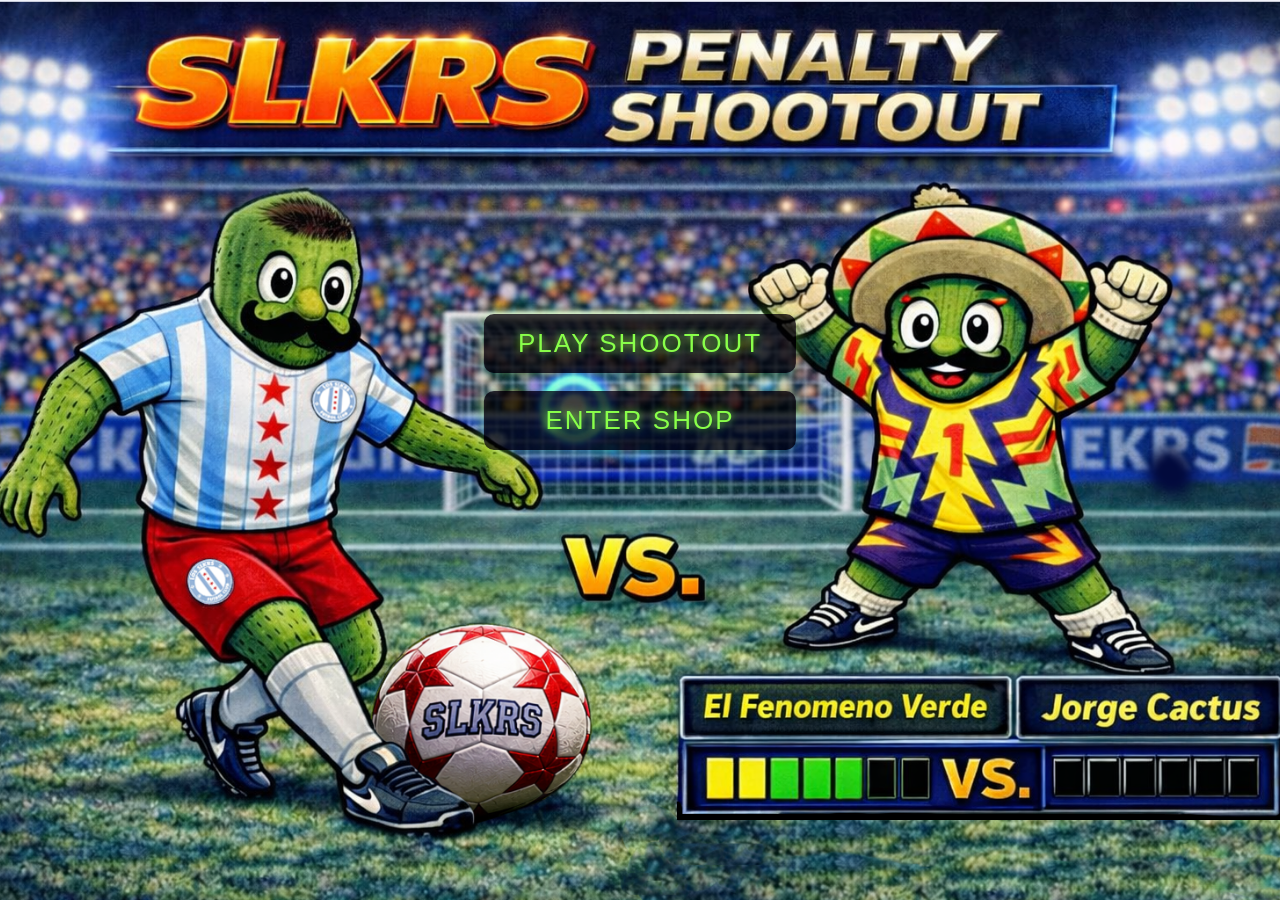
<file: index.html>
<!doctype html>
<html lang="en">
  <head>
    <meta charset="UTF-8" />
    <meta name="viewport" content="width=device-width, initial-scale=1.0" />
    <title>SLKRS</title>
    <link rel="stylesheet" href="style.css" />
  </head>
  <body>
    <div class="landing-page">
      <picture>
        <source media="(max-width: 900px)" srcset="landing-mobile.png" />
        <img src="landing.png" alt="SLKRS Landing Page" class="landing-img" />
      </picture>

      <div class="landing-menu">
        <button onclick="window.location.href = 'loading.html'">
          PLAY SHOOTOUT
        </button>

        <button onclick="window.location.href = 'shop.html'">ENTER SHOP</button>
      </div>
    </div>
  </body>
</html>
</file>
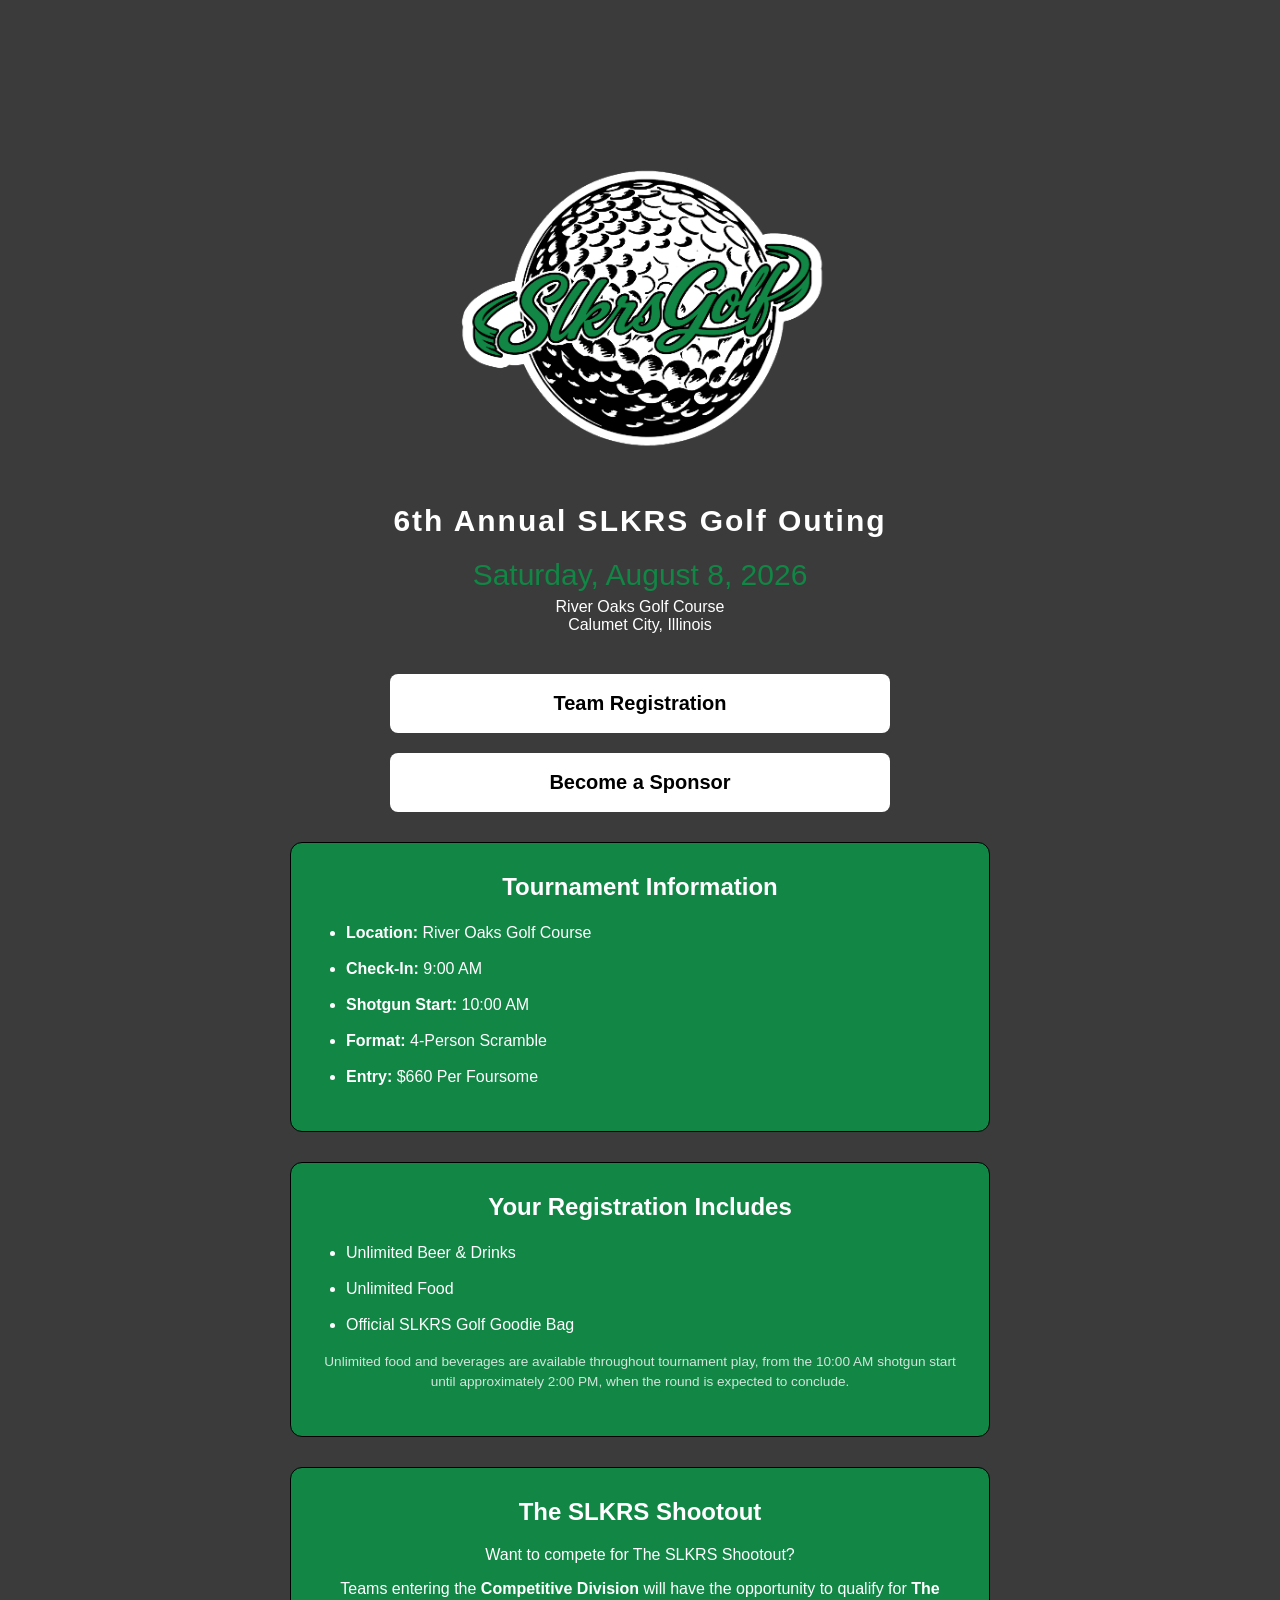
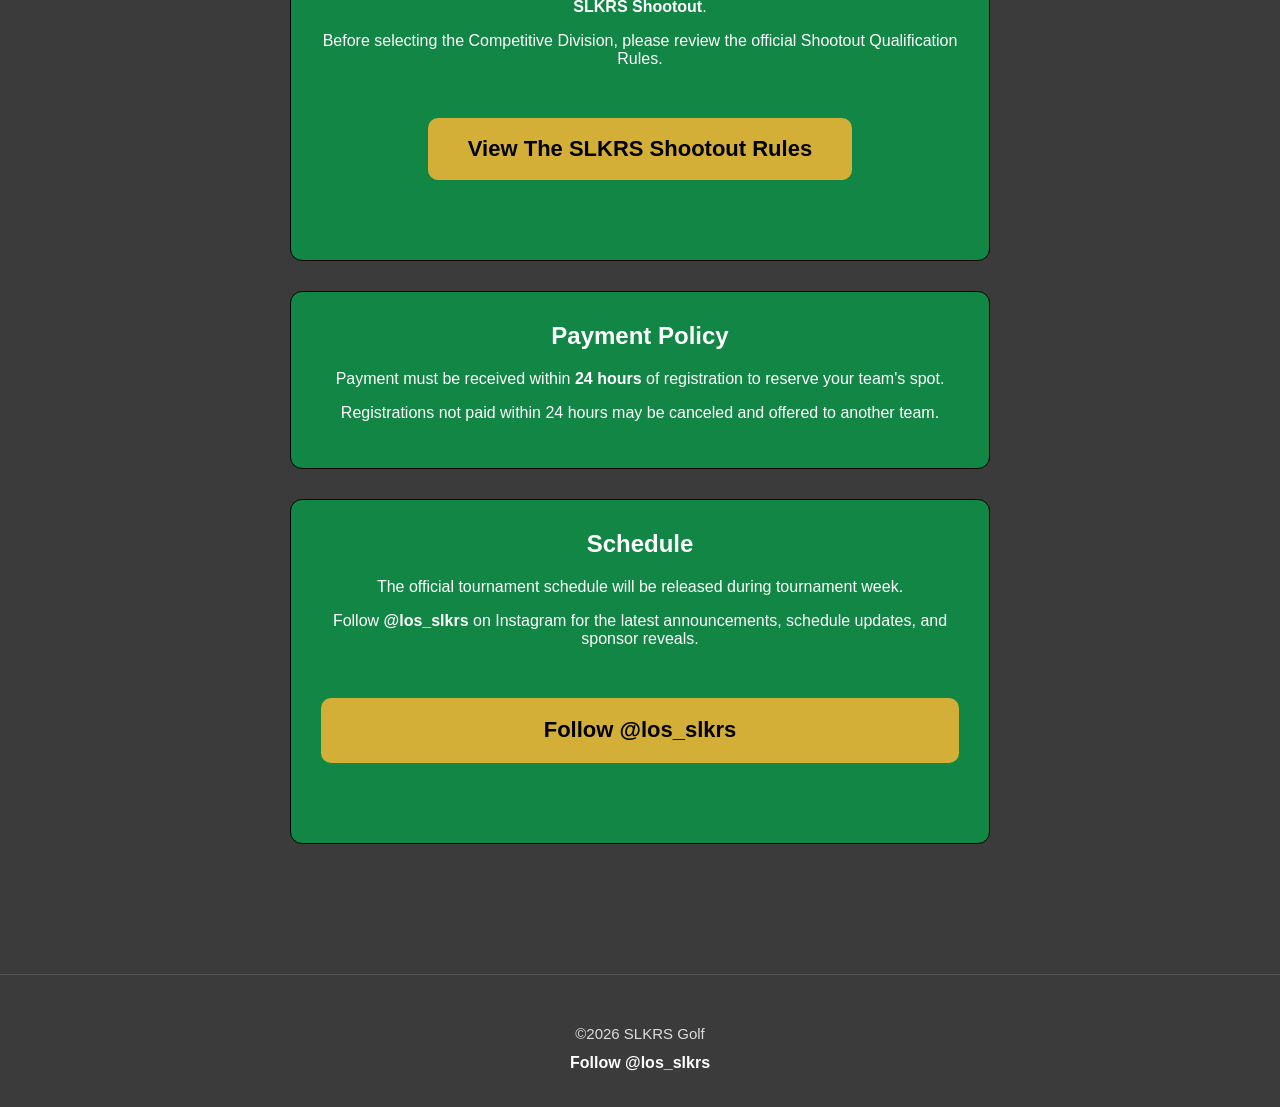
<file: golf/index.html>
<!doctype html>
<html lang="en">
  <head>
    <meta charset="UTF-8" />
    <meta name="viewport" content="width=device-width, initial-scale=1.0" />
    <title>SLKRS Golf Outing | Home</title>

    <link rel="stylesheet" href="golf.css" />
    <script src="golf.js" defer></script>
    <link rel="icon" href="Slkrs-golf-logo.png" type="image/png" />
  </head>

  <body>
    <main class="golf-page">
      <section class="golf-hero">
        <img
          src="Slkrs-golf-logo.png"
          alt="SLKRS Golf Logo"
          class="golf-logo"
        />

        <h1>6th Annual SLKRS Golf Outing</h1>

        <p class="event-date">Saturday, August 8, 2026</p>

        <p class="course-location">
          River Oaks Golf Course<br />

          Calumet City, Illinois
        </p>

        <div class="hero-buttons">
          <a href="register.html" class="hero-btn"> Team Registration </a>

          <a href="sponsors.html" class="hero-btn"> Become a Sponsor </a>
        </div>
        <section class="registration-card">
          <h2>Tournament Information</h2>

          <ul>
            <li><strong>Location:</strong> River Oaks Golf Course</li>
            <li><strong>Check-In:</strong> 9:00 AM</li>
            <li><strong>Shotgun Start:</strong> 10:00 AM</li>
            <li><strong>Format:</strong> 4-Person Scramble</li>
            <li><strong>Entry:</strong> $660 Per Foursome</li>
          </ul>
        </section>

        <section class="registration-card">
          <h2>Your Registration Includes</h2>

          <ul>
            <li>Unlimited Beer & Drinks</li>
            <li>Unlimited Food</li>
            <li>Official SLKRS Golf Goodie Bag</li>
          </ul>

          <p class="small-note">
            Unlimited food and beverages are available throughout tournament
            play, from the 10:00 AM shotgun start until approximately 2:00 PM,
            when the round is expected to conclude.
          </p>
        </section>

        <section class="registration-card">
          <h2>The SLKRS Shootout</h2>

          <p>Want to compete for The SLKRS Shootout?</p>

          <p>
            Teams entering the <strong>Competitive Division</strong> will have
            the opportunity to qualify for <strong>The SLKRS Shootout</strong>.
          </p>

          <p>
            Before selecting the Competitive Division, please review the
            official Shootout Qualification Rules.
          </p>

          <div class="submit-section">
            <a href="shootout-rules.html" class="home-btn-small">
              View The SLKRS Shootout Rules
            </a>
          </div>
        </section>

        <section class="registration-card">
          <h2>Payment Policy</h2>

          <p>
            Payment must be received within <strong>24 hours</strong> of
            registration to reserve your team's spot.
          </p>

          <p>
            Registrations not paid within 24 hours may be canceled and offered
            to another team.
          </p>
        </section>

        <section class="registration-card">
          <h2>Schedule</h2>

          <p>
            The official tournament schedule will be released during tournament
            week.
          </p>

          <p>
            Follow <strong>@los_slkrs</strong> on Instagram for the latest
            announcements, schedule updates, and sponsor reveals.
          </p>

          <div class="submit-section">
            <a
              href="https://www.instagram.com/los_slkrs/"
              target="_blank"
              rel="noopener"
              class="submit-btn"
            >
              Follow @los_slkrs
            </a>
          </div>
        </section>
      </section>
    </main>
    <footer class="site-footer">
      <p>©2026 SLKRS Golf</p>

      <a
        href="https://www.instagram.com/los_slkrs/"
        target="_blank"
        rel="noopener"
      >
        Follow @los_slkrs
      </a>
    </footer>
  </body>
</html>
</file>
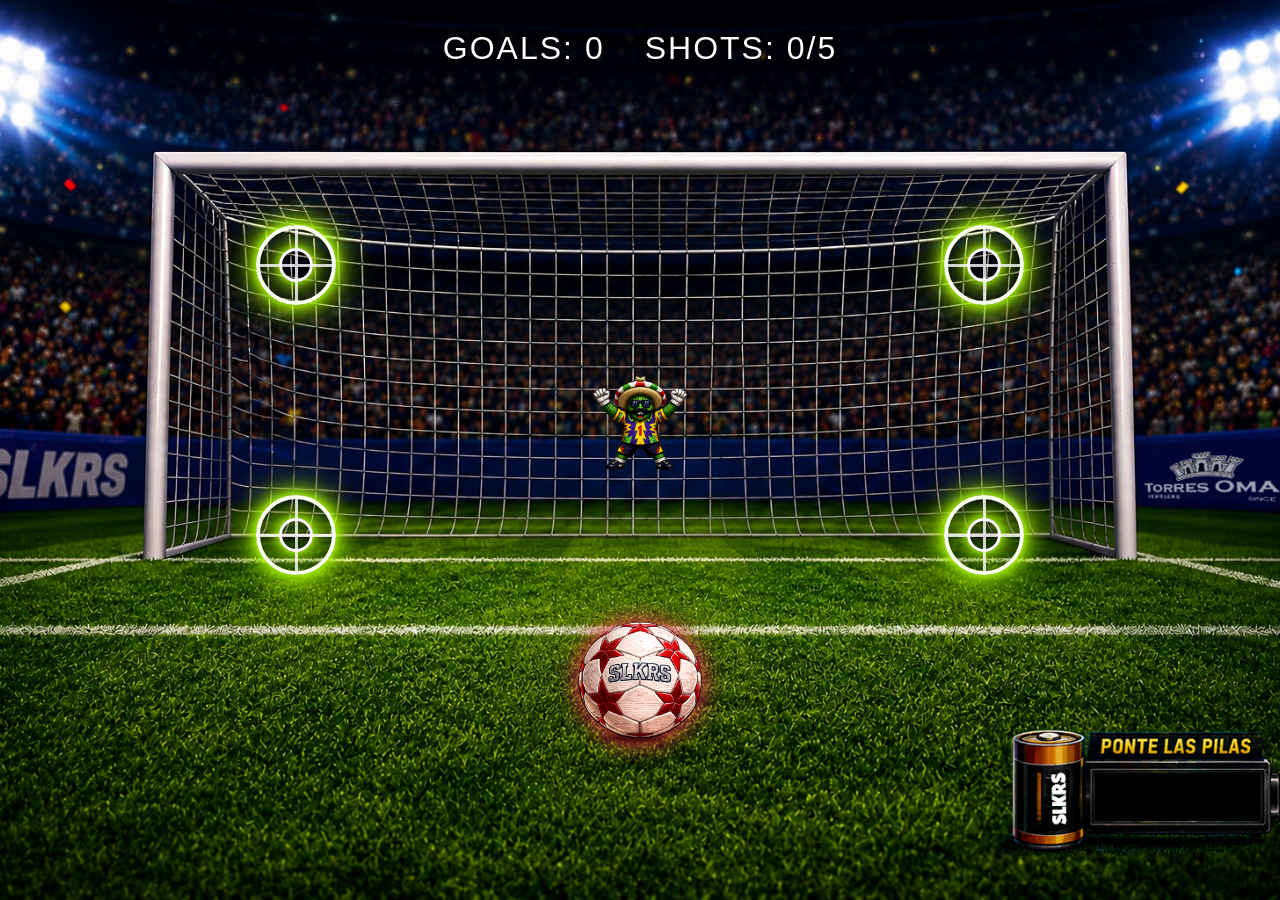
<file: game.html>
<!doctype html>

<html lang="en">
  <head>
    <meta charset="UTF-8" />

    <meta name="viewport" content="width=device-width, initial-scale=1.0" />

    <title>SLKRS - Game</title>

    <link rel="stylesheet" href="style.css" />
  </head>

  <body class="game">
    <div class="game-screen">
      <picture>
        <source media="(max-width: 900px)" srcset="game-mobile.png" />
        <img src="game-page.png" alt="Penalty Shootout Game" class="game-bg" />
      </picture>

      <div class="game-wrap">
        <div class="goal-target target-top-left"></div>
        <div class="goal-target target-top-right"></div>
        <div class="goal-target target-bottom-left"></div>
        <div class="goal-target target-bottom-right"></div>

        <div class="scoreboard">
          <div id="scoreDisplay">GOALS: 0</div>
          <div id="shotsDisplay">SHOTS: 0/5</div>
        </div>

        <div id="instructions" class="instructions">
          <h2>TAP A TARGET TO SHOOT</h2>
          <p>BEST OF 5</p>
        </div>

        <img src="goalie-center.png" alt="Goalie" class="goalie" id="goalie" />

        <button id="kickBtn" class="ball-btn">
          <img src="ball.png" alt="SLKRS Ball" />
        </button>

        <p id="resultText" class="result-text"></p>
      </div>
    </div>

    <div id="endMenu" class="end-menu">
      <button onclick="location.reload()">PLAY AGAIN</button>
      <button onclick="window.location.href = 'shop.html'">ENTER SHOP</button>
    </div>

    <script src="script.js"></script>
  </body>
</html>
</file>
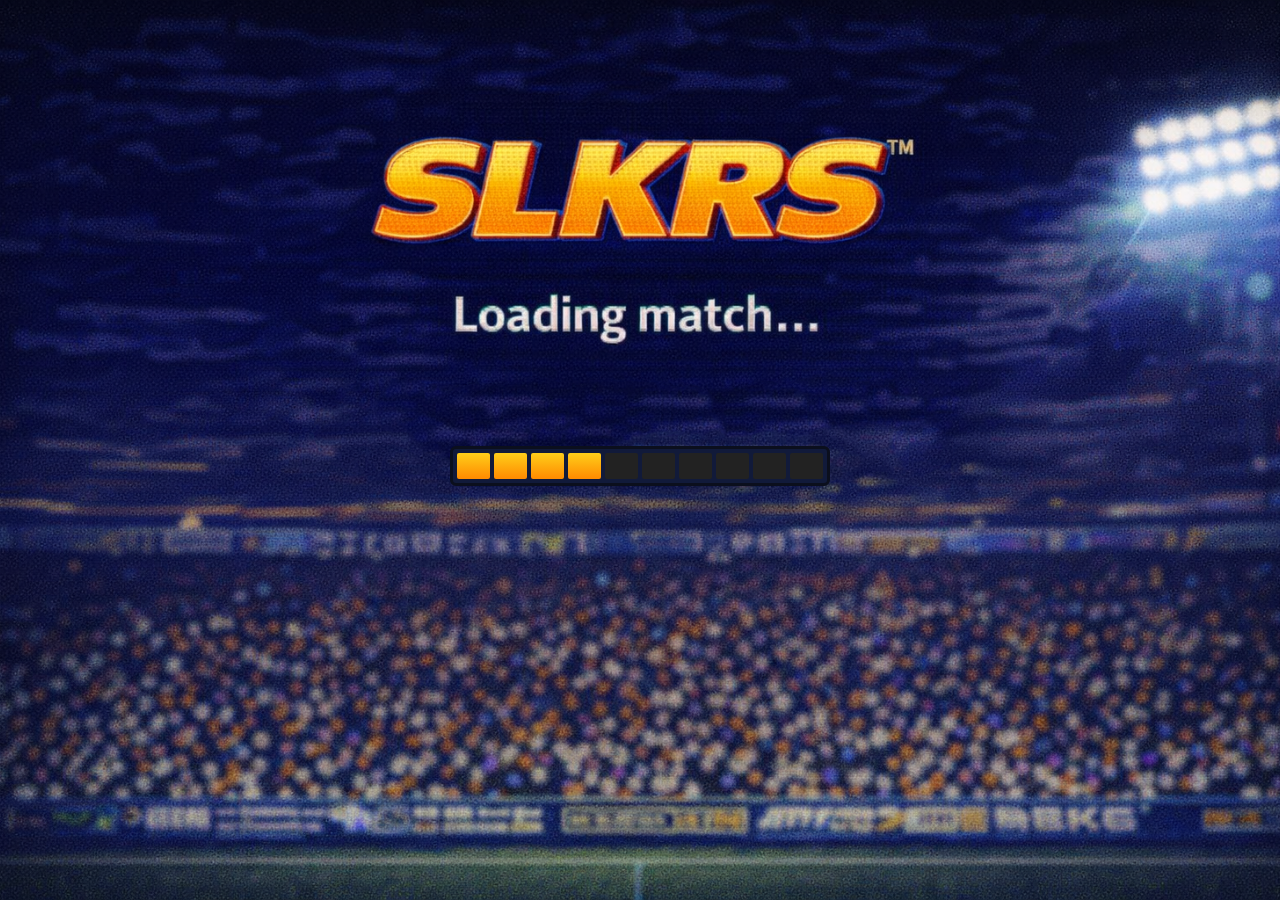
<file: loading.html>
<!doctype html>
<html lang="en">
  <head>
    <meta charset="UTF-8" />
    <title>SLKRS Loading</title>
    <link rel="stylesheet" href="style.css" />
  </head>

  <body class="loading">
    <div class="loading-container">
      <h1 class="loading-title"></h1>
      <p class="loading-text"></p>

      <div class="battery">
        <div class="battery-cell"></div>
        <div class="battery-cell"></div>
        <div class="battery-cell"></div>
        <div class="battery-cell"></div>
        <div class="battery-cell"></div>
        <div class="battery-cell"></div>
        <div class="battery-cell"></div>
        <div class="battery-cell"></div>
        <div class="battery-cell"></div>
        <div class="battery-cell"></div>
      </div>
    </div>

    <script>
      const cells = document.querySelectorAll(".battery-cell");
      let index = 0;

      const fillBattery = setInterval(() => {
        if (index < cells.length) {
          cells[index].classList.add("active");
          index++;
        } else {
          clearInterval(fillBattery);

          /* turn battery green when full */

          cells.forEach((cell) => {
            cell.classList.add("full");
          });

          /* pause before entering game */

          setTimeout(() => {
            window.location.href = "game.html";
          }, 1200);
        }
      }, 250);
    </script>
  </body>
</html>
</file>
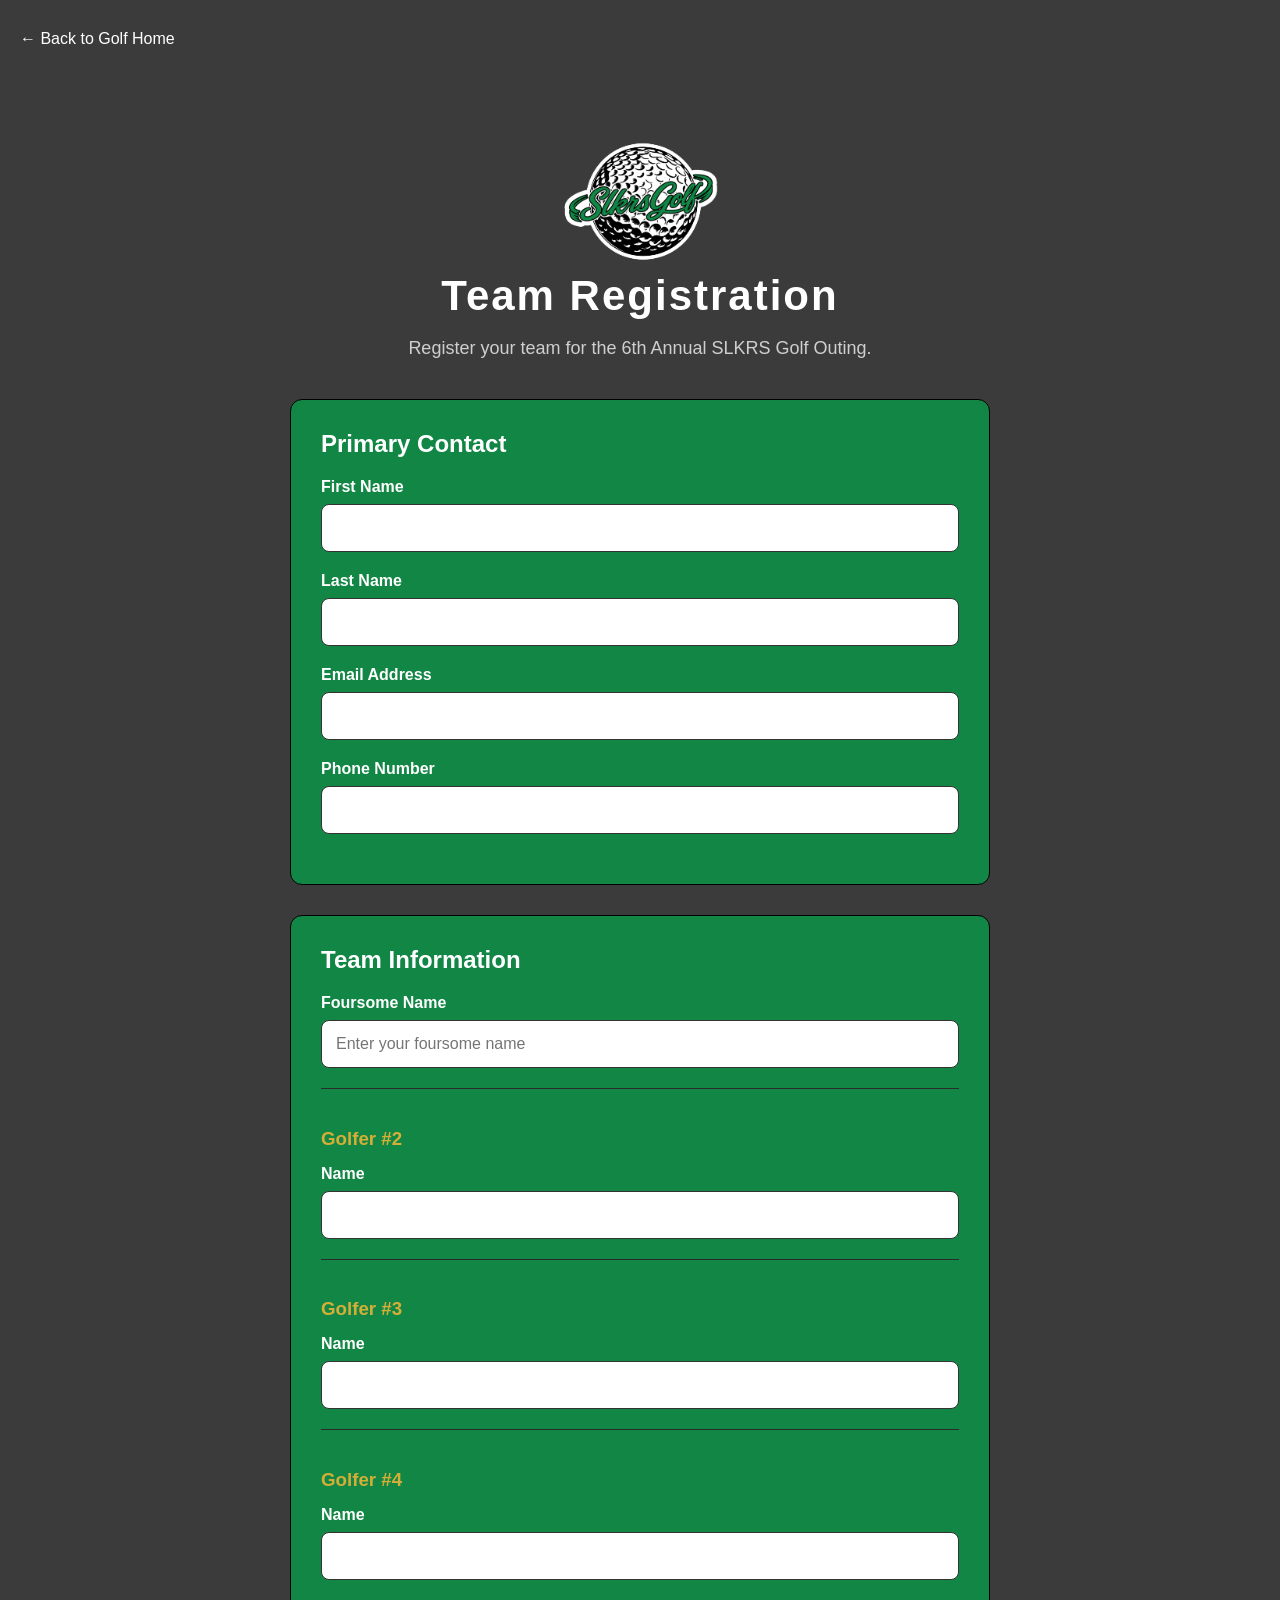
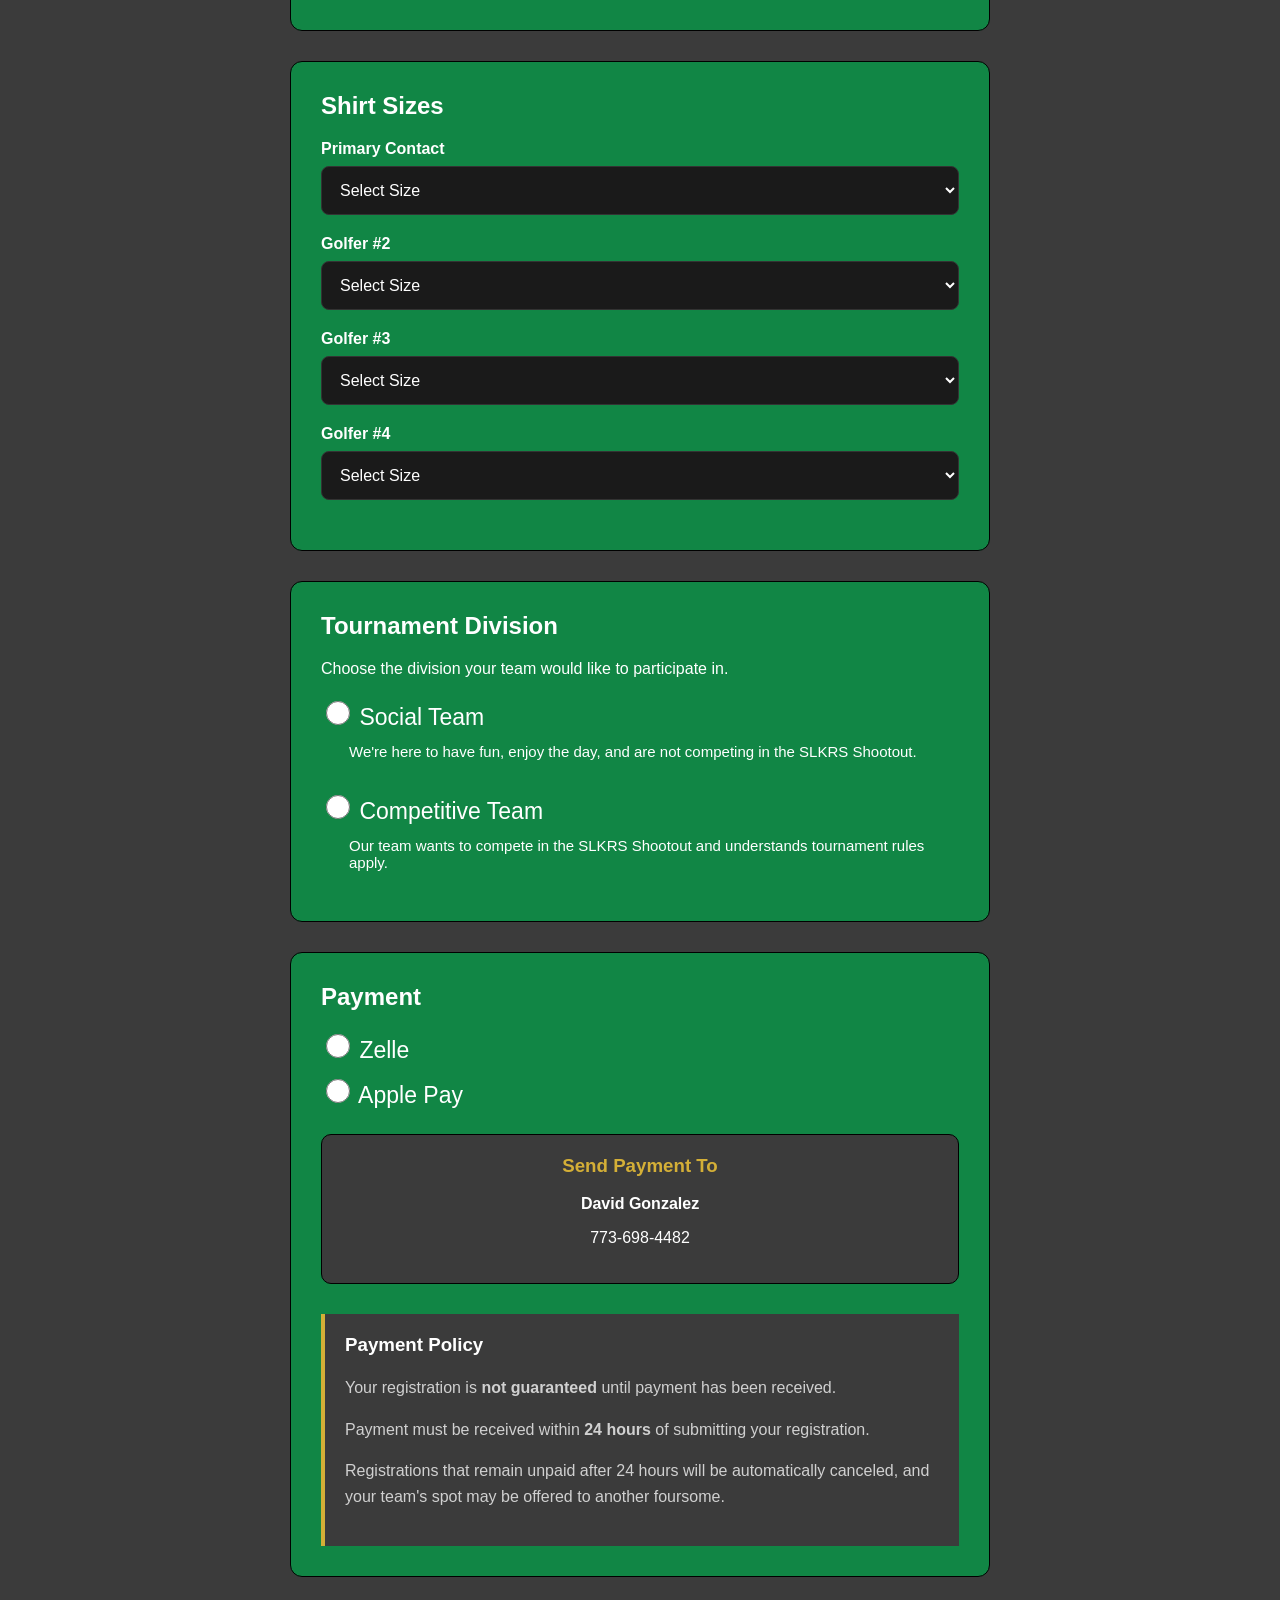
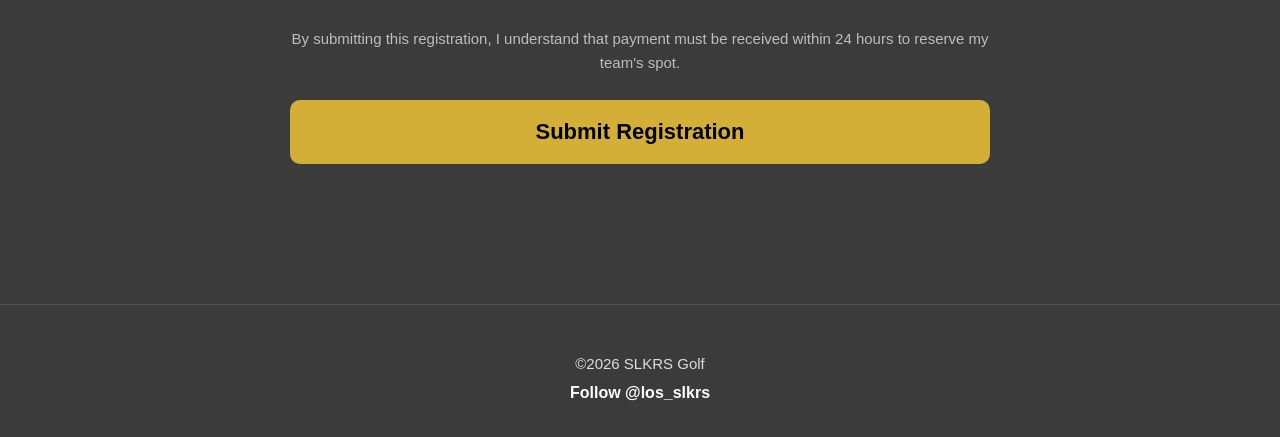
<file: golf/register.html>
<!doctype html>
<html lang="en">
  <head>
    <meta charset="UTF-8" />
    <meta name="viewport" content="width=device-width, initial-scale=1.0" />
    <title>Team Registration | SLKRS Golf Outing</title>

    <link rel="stylesheet" href="golf.css" />
    <script src="golf.js" defer></script>
    <link rel="icon" href="Slkrs-golf-logo.png" type="image/png" />
  </head>

  <body>
    <main class="registration-page">
      <a href="index.html" class="back-link">← Back to Golf Home</a>

      <section class="form-header">
        <img
          src="Slkrs-golf-logo.png"
          alt="SLKRS Golf Logo"
          class="small-logo"
        />

        <h1>Team Registration</h1>
        <p>Register your team for the 6th Annual SLKRS Golf Outing.</p>
      </section>
      <form id="registration-card" name="registrationForm">
        <section class="registration-card">
          <h2>Primary Contact</h2>

          <div class="form-group">
            <label for="firstName">First Name</label>
            <input type="text" id="firstName" required />
          </div>

          <div class="form-group">
            <label for="lastName">Last Name</label>
            <input type="text" id="lastName" required />
          </div>

          <div class="form-group">
            <label for="email">Email Address</label>
            <input type="email" id="email" required />
          </div>

          <div class="form-group">
            <label for="phone">Phone Number</label>
            <input type="tel" id="phone" required />
          </div>
        </section>
        <section class="registration-card">
          <h2>Team Information</h2>

          <div class="form-group">
            <label for="teamName">Foursome Name</label>
            <input
              type="text"
              id="teamName"
              placeholder="Enter your foursome name"
              required
            />
          </div>

          <div class="player-row">
            <h3>Golfer #2</h3>

            <div class="form-group">
              <label for="golfer2Name">Name</label>
              <input type="text" id="golfer2Name" />
            </div>
          </div>

          <div class="player-row">
            <h3>Golfer #3</h3>

            <div class="form-group">
              <label for="golfer3Name">Name</label>
              <input type="text" id="golfer3Name" />
            </div>
          </div>

          <div class="player-row">
            <h3>Golfer #4</h3>

            <div class="form-group">
              <label for="golfer4Name">Name</label>
              <input type="text" id="golfer4Name" />
            </div>
          </div>
        </section>
        <section class="registration-card">
          <h2>Shirt Sizes</h2>

          <div class="form-group">
            <label for="captainShirtSize">Primary Contact</label>
            <select id="captainShirtSize" required>
              <option value="">Select Size</option>
              <option value="Small">Small</option>
              <option value="Medium">Medium</option>
              <option value="Large">Large</option>
              <option value="XL">XL</option>
              <option value="XXL">XXL</option>
              <option value="XXXL">XXXL</option>
            </select>
          </div>

          <div class="form-group">
            <label for="golfer2ShirtSize">Golfer #2</label>
            <select id="golfer2ShirtSize">
              <option value="">Select Size</option>
              <option value="Small">Small</option>
              <option value="Medium">Medium</option>
              <option value="Large">Large</option>
              <option value="XL">XL</option>
              <option value="XXL">XXL</option>
              <option value="XXXL">XXXL</option>
            </select>
          </div>

          <div class="form-group">
            <label for="golfer3ShirtSize">Golfer #3</label>
            <select id="golfer3ShirtSize">
              <option value="">Select Size</option>
              <option value="Small">Small</option>
              <option value="Medium">Medium</option>
              <option value="Large">Large</option>
              <option value="XL">XL</option>
              <option value="XXL">XXL</option>
              <option value="XXXL">XXXL</option>
            </select>
          </div>

          <div class="form-group">
            <label for="golfer4ShirtSize">Golfer #4</label>
            <select id="golfer4ShirtSize">
              <option value="">Select Size</option>
              <option value="Small">Small</option>
              <option value="Medium">Medium</option>
              <option value="Large">Large</option>
              <option value="XL">XL</option>
              <option value="XXL">XXL</option>
              <option value="XXXL">XXXL</option>
            </select>
          </div>
        </section>
        <section class="registration-card">
          <h2>Tournament Division</h2>

          <p class="helper-text">
            Choose the division your team would like to participate in.
          </p>

          <div class="radio-group">
            <label class="radio-option">
              <input type="radio" name="division" value="Social" required />
              Social Team
            </label>

            <p class="radio-description">
              We're here to have fun, enjoy the day, and are not competing in
              the SLKRS Shootout.
            </p>

            <label class="radio-option">
              <input type="radio" name="division" value="Competitive" />
              Competitive Team
            </label>

            <p class="radio-description">
              Our team wants to compete in the SLKRS Shootout and understands
              tournament rules apply.
            </p>
          </div>
        </section>
        <section class="registration-card">
          <h2>Payment</h2>

          <div class="radio-group">
            <label class="radio-option">
              <input type="radio" name="paymentMethod" value="Zelle" required />
              Zelle
            </label>

            <label class="radio-option">
              <input type="radio" name="paymentMethod" value="Apple Pay" />
              Apple Pay
            </label>
          </div>

          <div class="payment-box">
            <h3>Send Payment To</h3>

            <p><strong>David Gonzalez</strong></p>
            <p>773-698-4482</p>
          </div>

          <div class="payment-policy">
            <h3>Payment Policy</h3>

            <p>
              Your registration is <strong>not guaranteed</strong> until payment
              has been received.
            </p>

            <p>
              Payment must be received within <strong>24 hours</strong> of
              submitting your registration.
            </p>

            <p>
              Registrations that remain unpaid after 24 hours will be
              automatically canceled, and your team's spot may be offered to
              another foursome.
            </p>
          </div>
        </section>

        <div class="submit-section">
          <p class="agreement">
            By submitting this registration, I understand that payment must be
            received within 24 hours to reserve my team's spot.
          </p>
          <button type="submit" class="submit-btn">Submit Registration</button>
        </div>
      </form>
      <div id="successMessage" class="success-message">
        <div class="success-icon">⛳</div>

        <h2>Registration Submitted!</h2>

        <p>
          Thank you for registering for the
          <strong>6th Annual SLKRS Golf Outing.</strong>
        </p>

        <p>Your registration has been received successfully.</p>

        <p>
          <strong>Payment must be received within 24 hours</strong>
          to reserve your team's spot.
        </p>

        <a
          href="https://slkrsuniverse.com"
          class="home-btn"
          target="_blank"
          rel="noopener"
        >
          Shop SLKRS
        </a>
      </div>
    </main>
    <script src="golf.js"></script>
  </body>
  <footer class="site-footer">
    <p>©2026 SLKRS Golf</p>

    <a
      href="https://www.instagram.com/los_slkrs/"
      target="_blank"
      rel="noopener"
    >
      Follow @los_slkrs
    </a>
  </footer>
</html>
</file>
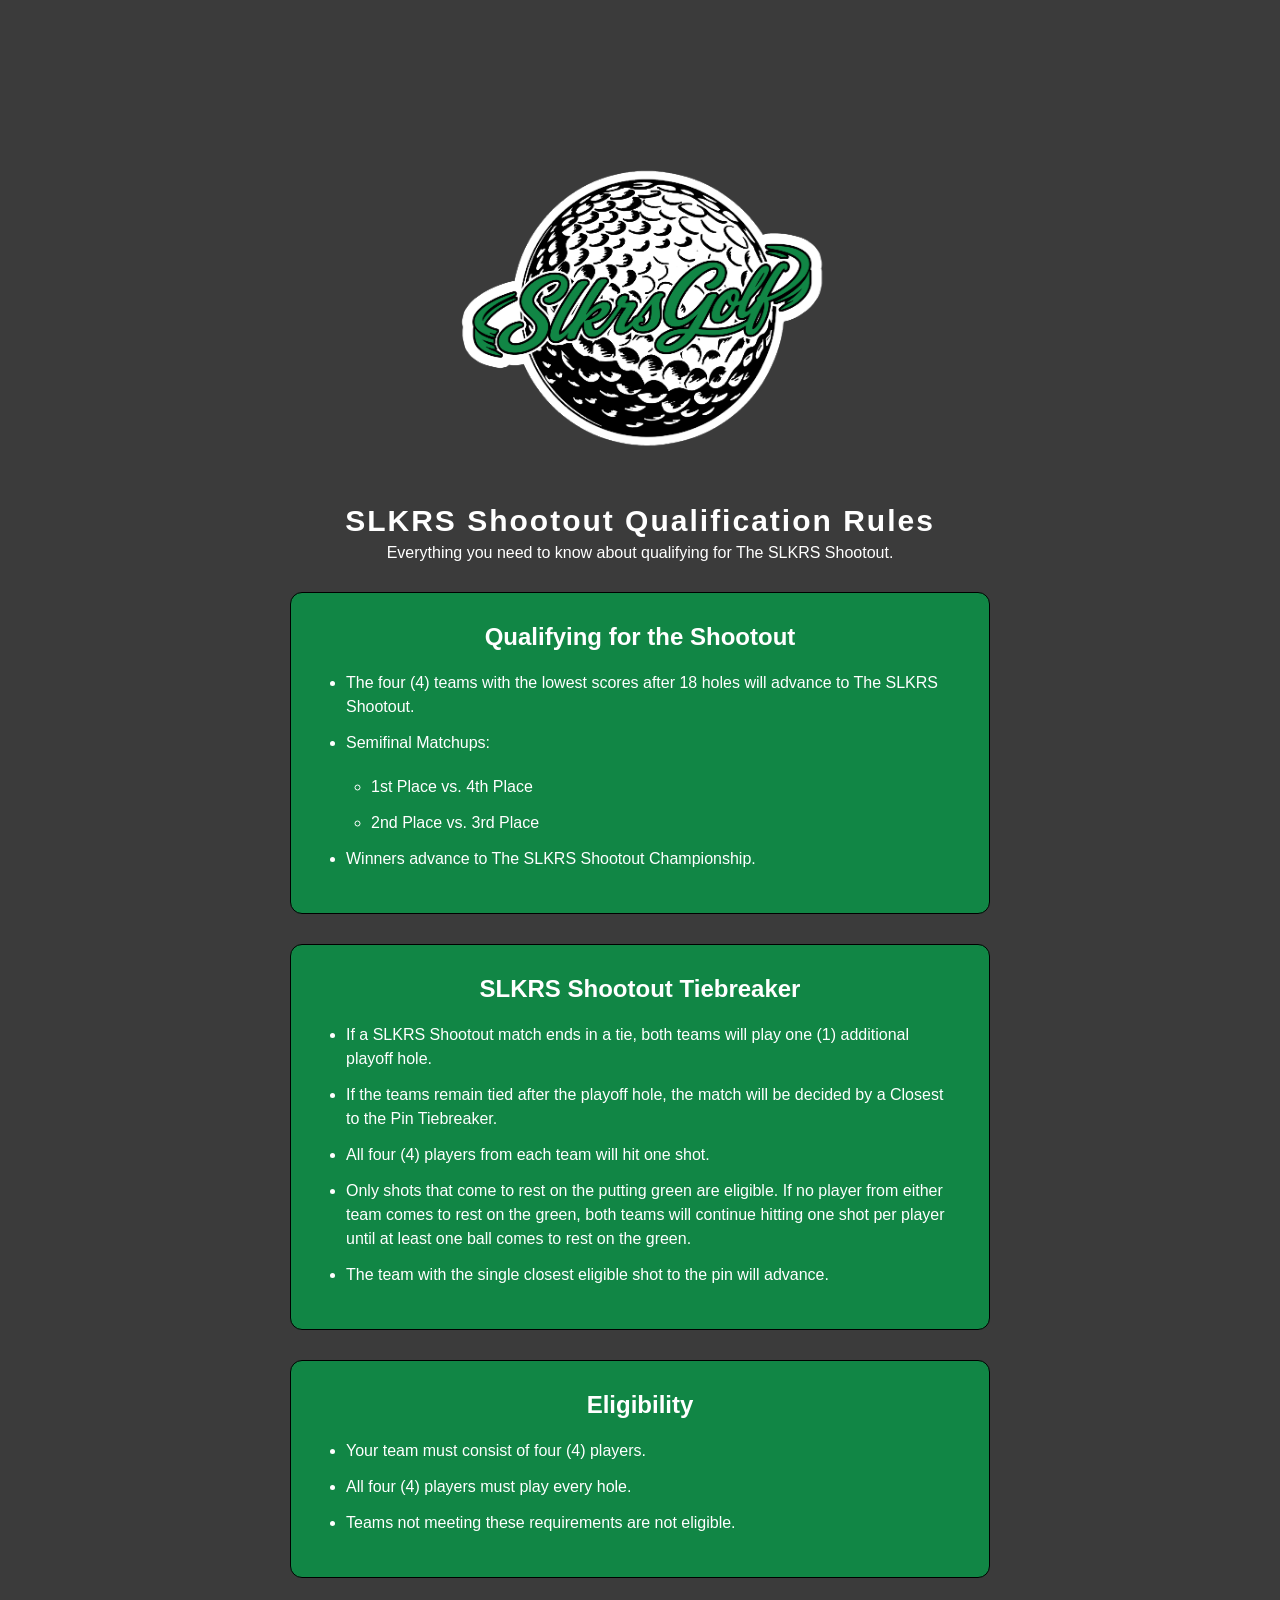
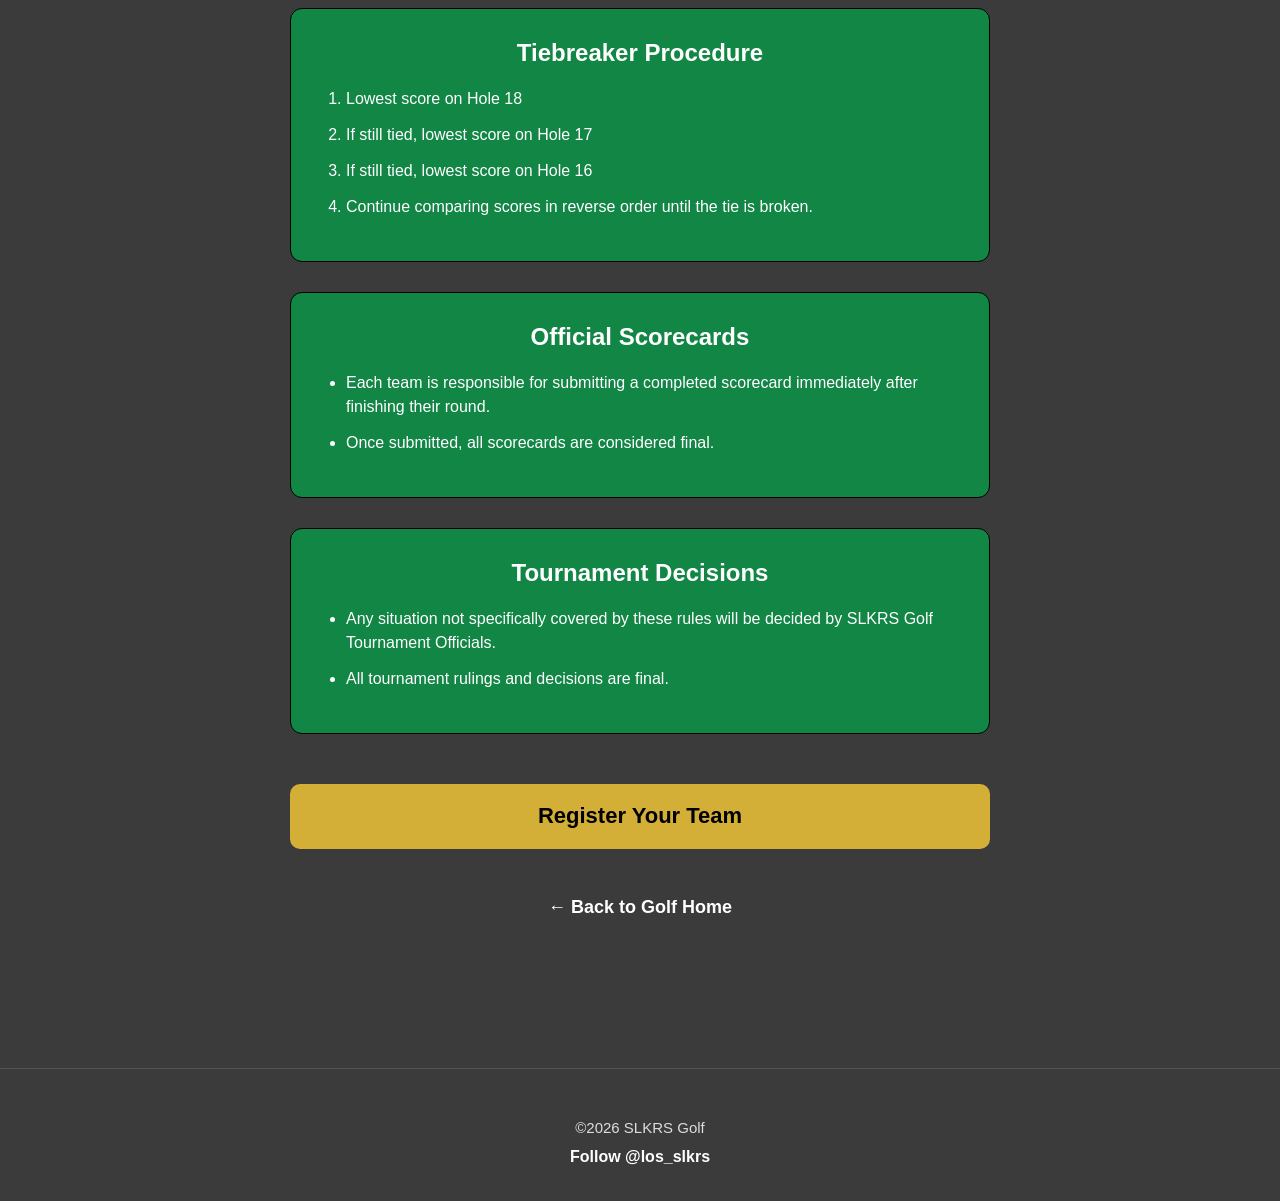
<file: golf/shootout-rules.html>
<!doctype html>
<html lang="en">
  <head>
    <meta charset="UTF-8" />
    <meta name="viewport" content="width=device-width, initial-scale=1.0" />
    <title>SLKRS Shootout Rules</title>
    <link rel="stylesheet" href="golf.css" />
    <link rel="icon" href="Slkrs-golf-logo.png" type="image/png" />
  </head>

  <body class="golf-page">
    <main class="golf-hero">
      <img src="Slkrs-golf-logo.png" alt="SLKRS Golf" class="golf-logo" />

      <h1>SLKRS Shootout Qualification Rules</h1>

      <p class="subtitle">
        Everything you need to know about qualifying for The SLKRS Shootout.
      </p>

      <section class="registration-card">
        <h2>Qualifying for the Shootout</h2>

        <ul>
          <li>
            The four (4) teams with the lowest scores after 18 holes will
            advance to The SLKRS Shootout.
          </li>
          <li>Semifinal Matchups:</li>

          <ul>
            <li>1st Place vs. 4th Place</li>
            <li>2nd Place vs. 3rd Place</li>
          </ul>

          <li>Winners advance to The SLKRS Shootout Championship.</li>
        </ul>
      </section>

      <section class="registration-card">
        <h2>SLKRS Shootout Tiebreaker</h2>

        <ul>
          <li>
            If a SLKRS Shootout match ends in a tie, both teams will play one
            (1) additional playoff hole.
          </li>

          <li>
            If the teams remain tied after the playoff hole, the match will be
            decided by a Closest to the Pin Tiebreaker.
          </li>

          <li>All four (4) players from each team will hit one shot.</li>

          <li>
            Only shots that come to rest on the putting green are eligible. If
            no player from either team comes to rest on the green, both teams
            will continue hitting one shot per player until at least one ball
            comes to rest on the green.
          </li>

          <li>
            The team with the single closest eligible shot to the pin will
            advance.
          </li>
        </ul>
      </section>

      <section class="registration-card">
        <h2>Eligibility</h2>

        <ul>
          <li>Your team must consist of four (4) players.</li>

          <li>All four (4) players must play every hole.</li>

          <li>Teams not meeting these requirements are not eligible.</li>
        </ul>
      </section>

      <section class="registration-card">
        <h2>Tiebreaker Procedure</h2>

        <ol>
          <li>Lowest score on Hole 18</li>
          <li>If still tied, lowest score on Hole 17</li>
          <li>If still tied, lowest score on Hole 16</li>
          <li>
            Continue comparing scores in reverse order until the tie is broken.
          </li>
        </ol>
      </section>

      <section class="registration-card">
        <h2>Official Scorecards</h2>

        <ul>
          <li>
            Each team is responsible for submitting a completed scorecard
            immediately after finishing their round.
          </li>

          <li>Once submitted, all scorecards are considered final.</li>
        </ul>
      </section>

      <section class="registration-card">
        <h2>Tournament Decisions</h2>

        <ul>
          <li>
            Any situation not specifically covered by these rules will be
            decided by SLKRS Golf Tournament Officials.
          </li>

          <li>All tournament rulings and decisions are final.</li>
        </ul>
      </section>

      <div class="submit-section">
        <a href="register.html" class="submit-btn"> Register Your Team </a>

        <br /><br />

        <a href="index.html" class="back-home"> ← Back to Golf Home </a>
      </div>
    </main>
    <footer class="site-footer">
      <p>©2026 SLKRS Golf</p>

      <a
        href="https://www.instagram.com/los_slkrs/"
        target="_blank"
        rel="noopener"
      >
        Follow @los_slkrs
      </a>
    </footer>
  </body>
</html>
</file>
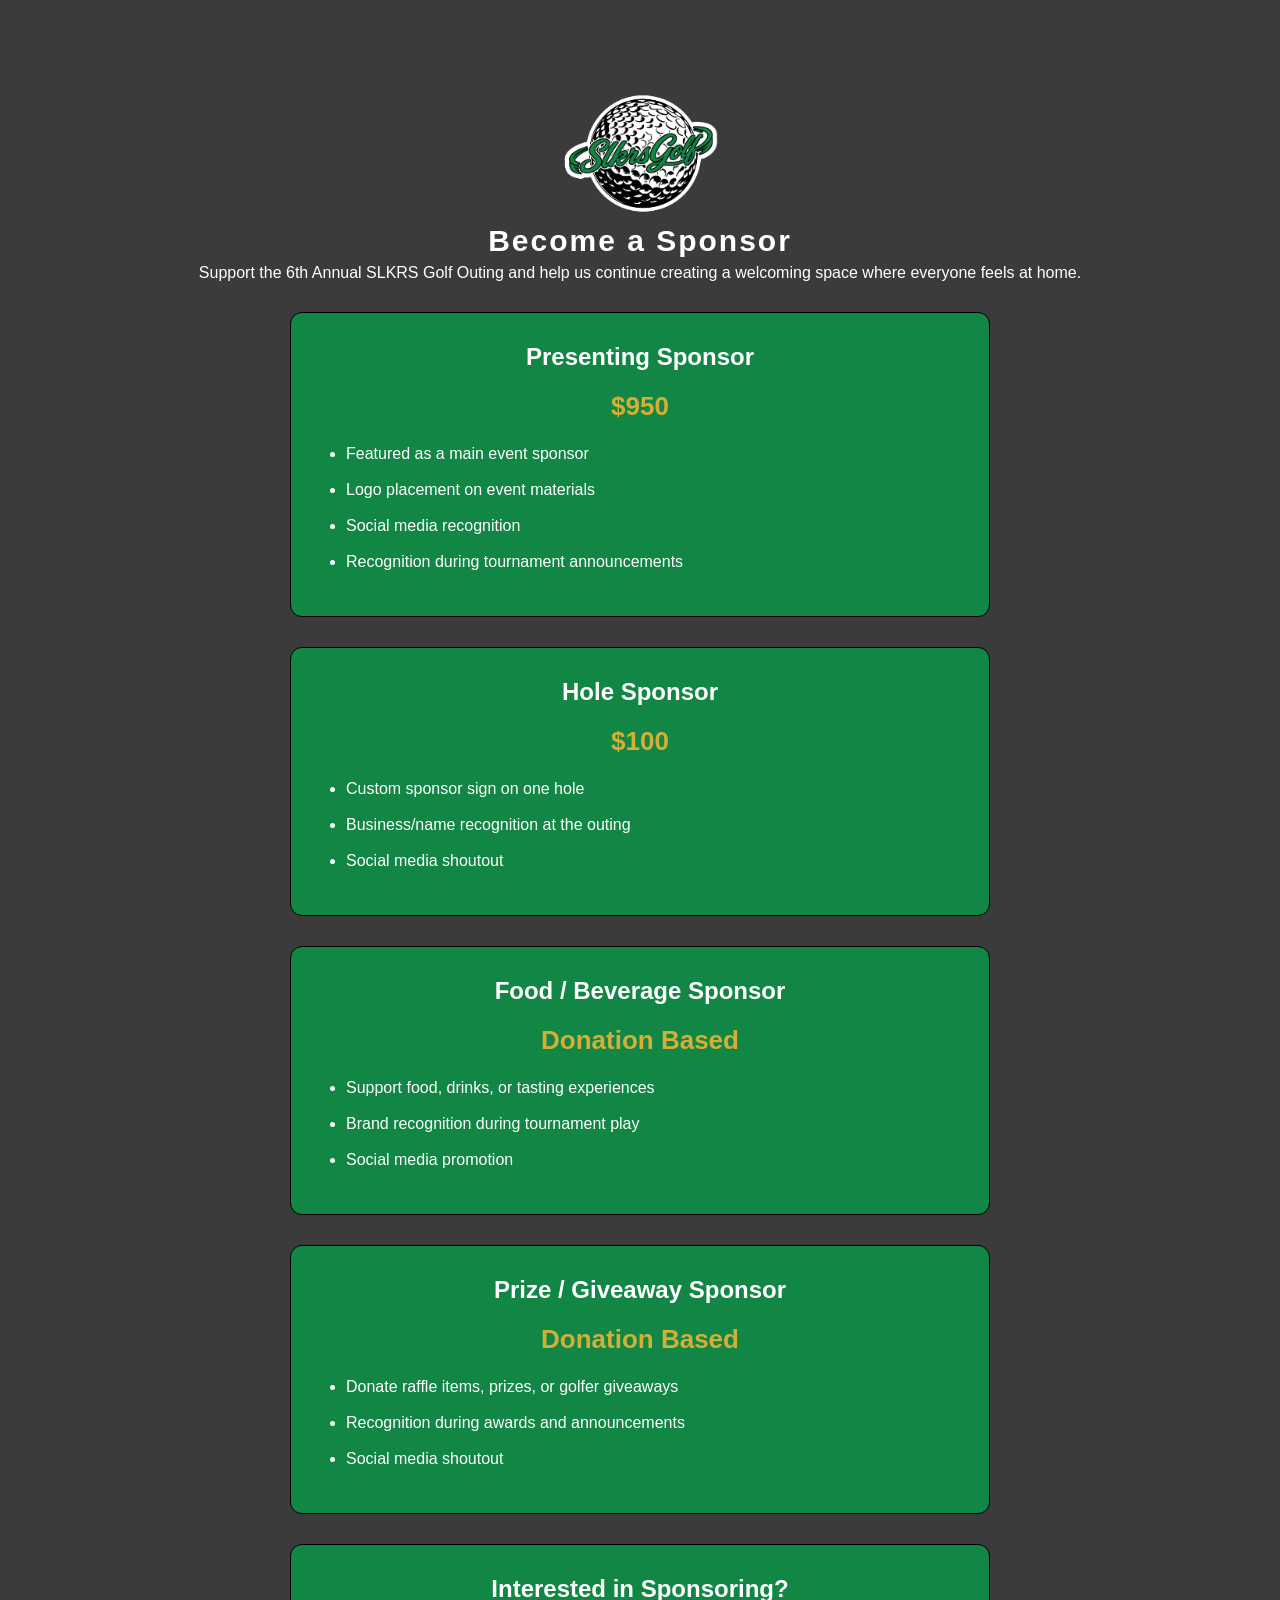
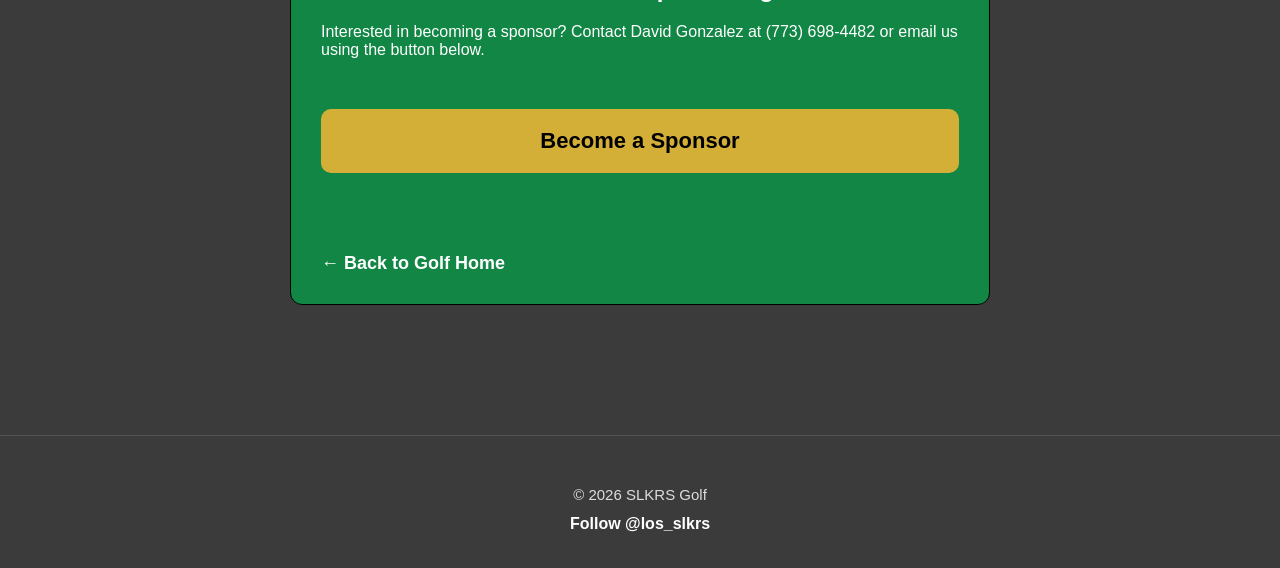
<file: golf/sponsors.html>
<!doctype html>
<html lang="en">
  <head>
    <meta charset="UTF-8" />
    <meta name="viewport" content="width=device-width, initial-scale=1.0" />
    <title>Become a Sponsor | SLKRS Golf Outing</title>
    <link rel="stylesheet" href="golf.css" />
    <link rel="icon" href="Slkrs-golf-logo.png" type="image/png" />
  </head>
  <body>
    <main class="golf-page">
      <section class="golf-hero">
        <img
          src="Slkrs-golf-logo.png"
          alt="SLKRS Golf Logo"
          class="small-logo"
        />

        <h1>Become a Sponsor</h1>

        <p class="subtitle">
          Support the 6th Annual SLKRS Golf Outing and help us continue creating
          a welcoming space where everyone feels at home.
        </p>

        <section class="registration-card sponsor-card">
          <h2>Presenting Sponsor</h2>
          <p class="sponsor-price">$950</p>
          <ul>
            <li>Featured as a main event sponsor</li>
            <li>Logo placement on event materials</li>
            <li>Social media recognition</li>
            <li>Recognition during tournament announcements</li>
          </ul>
        </section>

        <section class="registration-card sponsor-card">
          <h2>Hole Sponsor</h2>
          <p class="sponsor-price">$100</p>
          <ul>
            <li>Custom sponsor sign on one hole</li>
            <li>Business/name recognition at the outing</li>
            <li>Social media shoutout</li>
          </ul>
        </section>

        <section class="registration-card sponsor-card">
          <h2>Food / Beverage Sponsor</h2>
          <p class="sponsor-price">Donation Based</p>
          <ul>
            <li>Support food, drinks, or tasting experiences</li>
            <li>Brand recognition during tournament play</li>
            <li>Social media promotion</li>
          </ul>
        </section>

        <section class="registration-card sponsor-card">
          <h2>Prize / Giveaway Sponsor</h2>
          <p class="sponsor-price">Donation Based</p>
          <ul>
            <li>Donate raffle items, prizes, or golfer giveaways</li>
            <li>Recognition during awards and announcements</li>
            <li>Social media shoutout</li>
          </ul>
        </section>

        <section class="registration-card sponsor-card">
          <h2>Interested in Sponsoring?</h2>
          <p>
            Interested in becoming a sponsor? Contact David Gonzalez at (773)
            698-4482 or email us using the button below.
          </p>

          <div class="submit-section">
            <a href="mailto:dgonzalez009.dg@gmail.com" class="submit-btn">
              Become a Sponsor
            </a>
          </div>

          <a href="index.html" class="back-home"> ← Back to Golf Home </a>
        </section>
      </section>
    </main>

    <footer class="site-footer">
      <p>© 2026 SLKRS Golf</p>
      <a
        href="https://www.instagram.com/los_slkrs/"
        target="_blank"
        rel="noopener"
      >
        Follow @los_slkrs
      </a>
    </footer>
  </body>
</html>
</file>
<file: style.css>
* {
  box-sizing: border-box;
}
html,
body {
  height: 100%;
  margin: 0;
}
body {
  font-family: Arial, Helvetica, sans-serif;
}

/* LANDING */
body.landing {
  background: url("landing.png") center / cover no-repeat fixed;
  background-position: center;
  display: flex;
  align-items: center;
  justify-content: center;
}

.landing-page {
  position: relative;
  width: 100vw;
  height: 100vh;
  overflow: hidden;
  background: black;
}

.landing-page picture,
.landing-img {
  width: 100%;
  height: 100%;
  display: block;
}

.landing-img {
  object-fit: cover;
  object-position: center top;
  background: black;
}

/* LANDING MENU */
.landing-menu {
  position: absolute;
  bottom: 450px;
  left: 50%;
  transform: translateX(-50%);
  display: flex;
  flex-direction: column;
  gap: 18px;
  z-index: 999;
}

.landing-menu button {
  padding: 14px 34px;
  font-size: 26px;
  font-family: Impact, sans-serif;
  letter-spacing: 2px;
  border: none;
  border-radius: 10px;
  cursor: pointer;

  background: rgba(0, 0, 0, 0.75);
  color: #89ff4a;

  text-shadow: 0 0 8px #89ff4a;
  box-shadow: 0 0 18px rgba(137, 255, 74, 0.45);

  animation: pulseGlow 1.4s infinite;
}

@keyframes pulseGlow {
  0% {
    opacity: 1;
    transform: scale(1);
  }

  50% {
    opacity: 0.92;
    transform: scale(1.05);
  }

  100% {
    opacity: 1;
    transform: scale(1);
  }
}

.landing-menu button:hover {
  transform: scale(1.08);
}

/* LOADING */
body.loading {
  background: url("loading.png") center / cover no-repeat fixed;
  position: relative;
}

.loading-overlay {
  position: absolute;
  left: 50%;
  top: 46%;
  transform: translate(-50%, -50%);
  width: min(560px, 90vw);
  text-align: center;
  color: #fff;
  text-shadow: 0 3px 10px rgba(0, 0, 0, 0.6);
}

.loading-text {
  font-size: 28px;
  font-weight: 700;
  margin-bottom: 16px;
}

.bar {
  height: 18px;
  border-radius: 10px;
  background: rgba(0, 0, 0, 0.55);
  border: 2px solid rgba(255, 255, 255, 0.4);
  overflow: hidden;
}

.bar-fill {
  height: 100%;
  width: 0%;
  background: linear-gradient(90deg, #ffb000, #ffd35a);
  transition: width 0.2s ease;
}

/* GAME */
body.game {
  background: #0b1020;
  display: flex;
  align-items: center;
  justify-content: center;
  color: #fff;
}

.game-wrap {
  text-align: center;
  padding: 24px;
}
.game-title {
  margin: 0 0 8px;
}
.game-sub {
  margin: 0;
  opacity: 0.85;
}

/* LOADING SCREEN */

body.loading {
  background: url("loading.png") center / cover no-repeat fixed;
  display: flex;
  align-items: center;
  justify-content: center;
}

.loading-container {
  text-align: center;
  color: white;
}

.loading-title {
  font-size: 48px;
  margin-bottom: 10px;
}

.loading-text {
  font-size: 20px;
  margin-bottom: 20px;
}

.progress-bar {
  width: 400px;
  height: 20px;
  background: #222;
  border-radius: 10px;
  overflow: hidden;
}

.progress-fill {
  height: 100%;
  width: 0%;
  background: linear-gradient(90deg, #ffb000, #ffd35a);
  transition: width 0.2s;
}

/* PRESS START BLINK */

.start-btn {
  animation: blink 1s infinite;
}

@keyframes blink {
  0% {
    opacity: 1;
  }

  70% {
    opacity: 1;
  }

  71% {
    opacity: 0;
  }

  100% {
    opacity: 0;
  }
}

/* BATTERY LOADING BAR */

.battery {
  width: 360px;
  height: 34px;
  border: 3px solid #0b0f1d;
  background: #111a3a;
  border-radius: 6px;
  position: relative;
  overflow: hidden;
  margin-top: 25px;
}

/* battery tip */
.battery::after {
  content: "";
  position: absolute;
  right: -12px;
  top: 9px;
  width: 12px;
  height: 16px;
  background: #0b0f1d;
  border-radius: 0 4px 4px 0;
}

.battery-level {
  height: 100%;
  width: 0%;
  background: linear-gradient(#ffce1a, #ff8a00);
  box-shadow: inset 0 0 0 2px rgba(255, 255, 255, 0.2);
}

/* SEGMENTED BATTERY LOADER */

.battery {
  width: 380px;
  height: 40px;
  border: 3px solid #0b0f1d;
  background: #111a3a;
  border-radius: 6px;
  display: flex;
  gap: 4px;
  padding: 4px;
  margin-top: 25px;
}

/* battery tip */
.battery::after {
  content: "";
  position: absolute;
  right: -12px;
  top: 12px;
  width: 12px;
  height: 16px;
  background: #0b0f1d;
  border-radius: 0 4px 4px 0;
}

.battery-cell {
  flex: 1;
  background: #222;
  border-radius: 2px;
  transition: background 0.3s;
}

.battery-cell.active {
  background: linear-gradient(#ffce1a, #ff8a00);
}

/* battery finished glow */

.battery-cell.full {
  background: linear-gradient(#00ff66, #00cc55);
  box-shadow:
    0 0 10px #00ff66,
    0 0 20px #00ff66;
}

/* GAME PAGE */
body.game {
  min-height: 100vh;
  background: url("landing.png") center / cover no-repeat fixed;
  display: flex;
  align-items: center;
  justify-content: center;
  color: #fff;
}

.ball-btn.goal {
  animation: goalShot 0.8s forwards;
}

.ball-btn.miss {
  animation: missShot 0.8s forwards;
}

@keyframes goalShot {
  0% {
    bottom: 20px;
    transform: translateX(-50%) scale(1);
  }

  100% {
    bottom: 58%;
    transform: translateX(-50%) scale(0.35);
  }
}

@keyframes missShot {
  0% {
    bottom: 20px;
    transform: translateX(-50%) scale(1);
  }

  100% {
    bottom: 62%;
    left: 85%;
    transform: translateX(-50%) scale(0.25) rotate(360deg);
  }
}

.ball-btn:hover {
  transform: translateX(-50%) scale(1.15);
}

.ball-btn:active {
  transform: translateX(-50%) scale(0.95);
}

.goal-target {
  position: absolute;
  width: 80px;
  height: 80px;
  border: 4px solid #ffffff;
  border-radius: 50%;
  cursor: pointer;

  display: flex;
  align-items: center;
  justify-content: center;

  box-shadow:
    0 0 10px #aeff00,
    0 0 20px #aeff00,
    0 0 40px #aeff00;

  animation: pulseTarget 1.5s infinite;
}

@keyframes pulseTarget {
  from {
    transform: scale(1);

    box-shadow: 0 0 10px #b7ff00;
  }

  to {
    transform: scale(1.08);

    box-shadow: 0 0 30px #b7ff00;
  }
}

.goal-target::before {
  content: "";
  position: absolute;

  width: 28px;
  height: 28px;

  border: 3px solid #ffffff;
  border-radius: 50%;
  box-shadow:
    0 0 10px #aeff00,
    0 0 20px #aeff00,
    0 0 40px #aeff00;
}

.goal-target::after {
  content: "";
  position: absolute;

  width: 100%;
  height: 100%;

  background: linear-gradient(white, white), linear-gradient(white, white);

  background-size:
    3px 100%,
    100% 3px;

  background-position: center;
  background-repeat: no-repeat;

  opacity: 0.8;
}
.goal-target:hover {
  transform: scale(1.2);

  box-shadow:
    0 0 15px #ffffff,
    0 0 30px #ffffff,
    0 0 60px #ffffff;
}

.goal-target.hit {
  animation: targetHit 0.4s ease forwards;
  box-shadow:
    0 0 10px lime,
    0 0 20px lime,
    0 0 40px lime;
}

@keyframes targetHit {
  0% {
    transform: scale(1);
  }

  50% {
    transform: scale(1.4);
    box-shadow:
      0 0 20px #ffffff,
      0 0 50px #ffffff,
      0 0 90px #ffffff;
  }

  100% {
    transform: scale(1);
  }
}
/* DESKTOP TARGETS */
.target-top-left {
  top: 25%;
  left: 20%;
}

.target-top-right {
  top: 25%;
  right: 20%;
}

.target-bottom-left {
  top: 55%;
  left: 20%;
}

.target-bottom-right {
  top: 55%;
  right: 20%;
}

/* MOBILE TARGETS */
@media (max-width: 900px) {
  .target-top-left {
    top: 40%;
    left: 21%;
  }

  .target-top-right {
    top: 40%;
    right: 19%;
  }

  .target-bottom-left {
    top: 50%;
    left: 21%;
  }

  .target-bottom-right {
    top: 50%;
    right: 19%;
  }
}

/* LOADING PHONE VIEW */
@media (max-width: 900px) {
  body.loading {
    background: url("loading.png") center / cover no-repeat fixed;
  }

  .loading-container,
  .loading-overlay {
    width: 90%;
    max-width: 360px;
    text-align: center;
  }

  .loading-title {
    font-size: 32px;
  }

  .loading-text {
    font-size: 16px;
  }

  .progress-bar,
  .battery {
    width: 90%;
    max-width: 320px;
    margin-left: auto;
    margin-right: auto;
  }
}
.game-screen {
  position: relative;
  width: 100vw;
  height: 100vh;
  overflow: hidden;
  background: black;
}

.game-screen picture,
.game-bg {
  width: 100%;
  height: 100%;
  display: block;
}

.game-bg {
  width: 100%;
  height: 100%;
  object-fit: cover;
  object-position: center 30%;
  filter: none;
}

.game-wrap {
  position: absolute;
  inset: 0;
  display: flex;
  flex-direction: column;
  align-items: center;
  justify-content: center;
}

.ball-btn {
  position: absolute;
  bottom: 5%;
  left: 50%;
  transform: translateX(-50%);
  font-size: 64px;
  background: none;
  border: none;
  cursor: pointer;
  filter: drop-shadow(0 0 12px #ff2d55);

  transition:
    left 0.45s ease,
    top 0.45s ease,
    transform 0.45s ease;
}
.ball-btn.goal {
  transform: translate(-50%, -50%) scale(0.45);
}

/* MOBILE */
.ball-btn img {
  width: 400px;
}

/* DESKTOP */
@media (min-width: 1200px) {
  .ball-btn img {
    width: 500px;
  }
}

.result-text {
  position: absolute;
  top: 50%;
  left: 50%;
  transform: translateX(-50%);

  font-family: Impact, sans-serif;
  font-size: 52px;
  line-height: 1.05;
  width: 85%;
  text-align: center;
  letter-spacing: 2px;
  text-transform: uppercase;

  color: #89ff4a;

  outline: #000000;

  text-shadow:
    0 0 5px #000000,
    0 0 10px #000000,
    0 0 20px #89ff4a,
    3px 3px 0px black;

  font-weight: bold;
  z-index: 10;
}

/* GOALIE DEFAULT (MOBILE FIRST) */
.goalie {
  position: absolute;
  top: 56%;
  left: 50%;
  width: 750px;
  transform: translate(-50%, -50%);
  z-index: 8;
  pointer-events: none;
}

/* TABLET */
@media (min-width: 768px) {
  .goalie {
    top: 50%;
    width: 1400px;
  }
}

/* DESKTOP */
@media (min-width: 1200px) {
  .goalie {
    top: 48%;
    width: 1500px;
  }
}

/* ULTRA WIDE */
@media (min-width: 1600px) {
  .goalie {
    top: 56%;
    width: 1500px;
  }
}

.scoreboard {
  position: absolute;
  top: 30px;
  left: 50%;
  transform: translateX(-50%);
  display: flex;
  gap: 40px;
  z-index: 20;

  font-family: Impact, sans-serif;
  font-size: 32px;
  letter-spacing: 2px;
  color: white;

  text-shadow:
    0 0 5px black,
    0 0 10px black;
}
@media (max-width: 900px) {
  .scoreboard {
    top: 30%;
    font-size: 27px;
  }
}

.instructions {
  position: absolute;
  top: 45%;
  left: 50%;
  transform: translate(-50%, -50%);
  z-index: 50;
  text-align: center;
  font-family: Impact, sans-serif;
  color: #89ff4a;
  text-shadow:
    0 0 8px black,
    0 0 20px #89ff4a;
  animation: fadeOut 3s forwards;
}

.instructions h2 {
  font-size: 56px;
  margin: 0;
}

.instructions p {
  font-size: 32px;
  margin: 10px 0 0;
}

@keyframes fadeOut {
  0%,
  70% {
    opacity: 1;
  }
  100% {
    opacity: 0;
    pointer-events: none;
  }
}

.end-menu {
  position: absolute;
  top: 68%;
  left: 50%;
  transform: translateX(-50%);
  display: none;
  flex-direction: column;
  gap: 18px;
  z-index: 100;
}

.end-menu button {
  padding: 16px 40px;
  font-size: 28px;
  font-family: Impact, sans-serif;
  border: none;
  border-radius: 12px;
  cursor: pointer;

  background: rgba(0, 0, 0, 0.75);
  color: #89ff4a;

  text-shadow: 0 0 8px #89ff4a;
  box-shadow: 0 0 20px rgba(137, 255, 74, 0.5);

  transition: transform 0.2s ease;
}

.end-menu button:hover {
  transform: scale(1.08);
}
/* DESKTOP FINAL RESULT */
.result-text {
  top: 50%;
  font-size: 52px;
  line-height: 1.05;
  width: 85%;
  text-align: center;
}

.end-menu {
  top: 68%;
}
@media (max-width: 900px) {
  .result-text {
    top: 42%;
    font-size: 42px;
    line-height: 1.05;
    width: 90%;
  }

  .end-menu {
    top: 66%;
  }

  .end-menu button {
    font-size: 22px;
    padding: 12px 28px;
  }
}

/* SHOP PAGE */

body.shop {
  margin: 0;
  background: black;
  overflow-x: hidden;
}

.shop-page {
  position: relative;
  width: 100vw;
  height: 100vh;
  overflow: hidden;
}

.shop-page picture,
.shop-bg {
  width: 100%;
  height: 100%;
  display: block;
}

.shop-bg {
  object-fit: cover;
}

.shop-overlay {
  position: absolute;
  inset: 0;
  z-index: 5;
}

/* SHOP LOGO */

.shop-logo {
  position: absolute;
  top: 10px;
  left: 50%;
  transform: translateX(-50%);

  width: 175px;
  z-index: 20;

  filter: drop-shadow(0 0 10px #ffffff) drop-shadow(0 0 25px #ffffff)
    drop-shadow(0 0 45px #89ff4a);

  animation: logoGlow 2s infinite ease-in-out;
}

@keyframes logoGlow {
  0% {
    filter: drop-shadow(0 0 8px #ffffff) drop-shadow(0 0 18px #ffffff);
  }

  50% {
    filter: drop-shadow(0 0 16px #ffffff) drop-shadow(0 0 32px #ffffff);
  }

  100% {
    filter: drop-shadow(0 0 8px #89ff4a) drop-shadow(0 0 18px #89ff4a);
  }
}
/* TICKER */

.ticker {
  position: absolute;
  top: 0;
  width: 100%;
  overflow: hidden;
  padding: 10px 0;
  background: rgba(0, 0, 0, 0.85);
  color: white;
  font-family: Impact, sans-serif;
  letter-spacing: 2px;
  z-index: 30;
}

#tickerText {
  display: inline-block;
  white-space: nowrap;
  padding-left: 100%;
  animation: tickerScroll 75s linear infinite;
}

@keyframes tickerScroll {
  from {
    transform: translateX(0);
  }

  to {
    transform: translateX(-100%);
  }
}

/* PRODUCTS */

.formation {
  position: absolute;
  inset: 0;
}

.product-card {
  position: absolute;
  width: 260px;

  text-align: center;

  background: transparent;
  box-shadow: none;
  border: none;
  padding: 0;

  animation: cardFloat 3s ease-in-out infinite;
}

.product-card:hover {
  transform: scale(1.05);
}

.product-card::after {
  content: "";

  position: absolute;
  left: 50%;
  bottom: 42px;

  width: 180px;
  height: 34px;

  transform: translateX(-50%);

  border: 3px solid #89ff4a;
  border-radius: 50%;

  box-shadow:
    0 0 10px #89ff4a,
    0 0 25px #89ff4a;

  z-index: -1;
}

@keyframes cardFloat {
  0% {
    transform: translateY(0px);
  }

  50% {
    transform: translateY(-10px);
  }

  100% {
    transform: translateY(0px);
  }
}

.product-card img {
  width: 100%;

  filter: drop-shadow(0 0 10px #000) drop-shadow(0 0 18px #89ff4a);
}

.product-card p {
  margin-top: 8px;

  color: white;
  font-family: Impact, sans-serif;
  font-size: 24px;

  text-shadow:
    0 0 6px black,
    0 0 12px #89ff4a;

  position: relative;
  top: 23px;
}
/* POSITIONING */

.striker {
  top: 58%;
  left: 24%;
}

.midfielder {
  top: 58%;
  right: 24%;
}

/* NEW PRODUCT POSITIONS */

.defender-left {
  top: 35%;
  left: 5%;
}

.defender-left img {
  width: 200px;
}

.defender-right {
  top: 35%;
  right: 5%;
}

.defender-right img {
  width: 200px;
}

.goalie-product {
  top: 35%;
  left: 39%;
  transform: translateX(-50%);
}
.goalie-product img {
  width: 100px;
}

/* MOBILE */

@media (max-width: 900px) {
  .shop-logo {
    width: 260px;
    top: -5px;
  }

  .product-card {
    width: 250px;
    padding: 10px;
  }

  .product-card p {
    font-size: 16px;
  }

  .striker {
    top: 65%;
    left: 10%;
  }

  .midfielder {
    top: 65%;
    right: 10%;
  }
  .defender-left {
    top: 40%;
    left: 2%;
  }
  .defender-left::after {
    width: 70px;
    height: 10px;
  }

  .defender-left img {
    position: relative;
    top: 30px;
  }

  .defender-right {
    top: 40%;
    right: 2%;
  }

  .defender-right::after {
    width: 80px;
    height: 7px;
  }

  .defender-right img {
    position: relative;
    top: 30px;
  }

  .goalie-product {
    top: 40%;
    left: 32%;
    transform: translateX(-50%);
  }

  .goalie-product::after {
    width: 80px;
    height: 10px;
  }

  .goalie-product img {
    position: relative;
    top: 30px;
  }
}

@media (max-width: 600px) {
  .shop-page {
    min-height: auto;
    overflow-y: auto;
  }

  .shop-logo {
    width: 170px;
    margin-top: 30px;
  }

  .formation {
    display: grid;
    grid-template-columns: 1fr 1fr;
    gap: 45px 10px;
    padding: 20px;
    margin-top: 20px;
  }

  .product-card {
    width: 150px;
    margin: 0 auto;
  }

  .product-card img {
    width: 100%;
    height: auto;
  }

  .product-card p {
    font-size: 18px;
    line-height: 1.1;
    margin-top: 8px;
    white-space: normal;
    text-align: center;
  }

  .product-card.striker {
    transform: none;
  }

  .landing-menu button {
    width: 130px;
    padding: 8px 14px;
    font-size: 20px;
  }
}
@media (max-width: 600px) {
  .game-page {
    min-height: 100vh;
    overflow: hidden;
  }

  .game-title {
    width: 85%;
    margin-top: 20px;
  }

  .scoreboard {
    top: 145px;
    font-size: 28px;
    gap: 35px;
  }

  .goal {
    width: 85%;
    top: 250px;
  }

  .target {
    width: 85px;
    height: 85px;
  }

  .ball {
    width: 130px;
    bottom: 80px;
  }

  @media (max-width: 600px) {
    .scoreboard {
      top: 28%;
      font-size: 23px;
    }
  }

  .instructions h2 {
    font-size: 40px;
    margin: 0;
  }

  .instructions p {
    font-size: 32px;
    margin: 10px 0 0;
  }

  .target-top-left {
    top: 34%;
    left: 12%;
  }

  .target-top-right {
    top: 34%;
    right: 10%;
  }

  .target-bottom-left {
    top: 45%;
    left: 12%;
  }

  .target-bottom-right {
    top: 45%;
    right: 10%;
  }
}

/* iPhone XR/ iphone 12 pro */
/* GOALIE PHONE ADJUSTMENTS */
@media (max-width: 414px) and (max-height: 896px) {
  .goalie {
    top: 47%;
    width: 450px;
  }

  /* SHOP LOGO */
  .shop-logo {
    width: 250px;
    margin-top: 30px;
  }

  .product-card p {
    font-size: 15px;
    line-height: 1;
  }

  /* PRODUCT POSITIONS */
  .striker {
    top: 60%;
    left: 10%;
  }

  .striker img {
    width: 130px;
  }
  .striker::after {
    width: 90px;
    height: 7px;
  }

  .striker img {
    position: relative;
    top: 30px;
  }

  .product-card.striker p {
    margin-top: 12px;
  }

  .midfielder {
    top: 60%;
    right: 10%;
  }

  .midfielder img {
    width: 130px;
  }
  .midfielder::after {
    width: 90px;
    height: 7px;
    bottom: 25px;
  }

  .midfielder img {
    position: relative;
    top: 30px;
  }

  .product-card.midfielder p {
    margin-top: 12px;
  }

  .defender-left {
    top: 43%;
    left: 5%;
  }

  .defender-left img {
    width: 100px;
  }
  .defender-left::after {
    width: 40px;
    height: 3px;
    bottom: 40px;
  }

  .defender-left img {
    position: relative;
    top: 40px;
  }

  .defender-right {
    top: 45%;
    right: 7%;
  }

  .defender-right img {
    width: 110px;
  }

  .defender-right::after {
    width: 70px;
    height: 5px;
    bottom: 20px;
  }

  .defender-right img {
    position: relative;
    top: 30px;
  }

  .goalie-product {
    top: 41%;
    left: 32%;
    transform: translateX(-50%);
  }
  .goalie-product img {
    width: 60px;
  }
  .goalie-product::after {
    width: 40px;
    height: 3px;
    bottom: 22px;
  }

  .goalie-product img {
    position: relative;
    top: 30px;
  }

  .product-card.goalie-product p {
    margin-top: -5px;
  }
}

/* iPhone SE / shorter screens */
@media (max-width: 375px) and (max-height: 667px) {
  .goalie {
    top: 50%;
    width: 360px;
  }

  /* SHOP LOGO */
  .shop-logo {
    width: 200px;
    margin-top: 20px;
  }

  .product-card p {
    font-size: 12px;
    line-height: 1;
  }

  /* PRODUCT POSITIONS */
  .striker {
    top: 60%;
    left: 10%;
  }

  .striker img {
    width: 130px;
  }
  .striker::after {
    width: 90px;
    height: 7px;
    bottom: 20px;
  }

  .striker img {
    position: relative;
    top: 30px;
  }

  .product-card.striker p {
    margin-top: 12px;
  }

  .midfielder {
    top: 60%;
    right: 10%;
  }

  .midfielder img {
    width: 130px;
  }
  .midfielder::after {
    width: 90px;
    height: 7px;
    bottom: 18px;
  }

  .midfielder img {
    position: relative;
    top: 30px;
  }

  .product-card.midfielder p {
    margin-top: 12px;
  }

  .defender-left {
    top: 40%;
    left: 5%;
  }

  .defender-left img {
    width: 100px;
  }
  .defender-left::after {
    width: 40px;
    height: 3px;
    bottom: 17px;
  }

  .defender-left img {
    position: relative;
    top: 40px;
  }

  .defender-right {
    top: 40%;
    right: 7%;
  }

  .defender-right img {
    width: 110px;
  }

  .defender-right::after {
    width: 70px;
    height: 5px;
    bottom: 14px;
  }

  .defender-right img {
    position: relative;
    top: 30px;
  }

  .goalie-product {
    top: 38%;
    left: 30%;
    transform: translateX(-50%);
  }
  .goalie-product img {
    width: 60px;
  }
  .goalie-product::after {
    width: 40px;
    height: 3px;
    bottom: 18px;
  }

  .goalie-product img {
    position: relative;
    top: 30px;
  }
}

/* taller phones like 14 Pro Max */
@media (min-width: 420px) and (min-height: 900px) {
  .goalie {
    top: 47%;
    width: 500px;
  }

  /* SHOP LOGO */
  .shop-logo {
    width: 300px;
    margin-top: 20px;
  }

  .product-card p {
    font-size: 12px;
    line-height: 1;
  }

  /* PRODUCT POSITIONS */
  .striker {
    top: 60%;
    left: 10%;
  }

  .striker img {
    width: 130px;
  }
  .striker::after {
    width: 90px;
    height: 7px;
    bottom: 20px;
  }

  .striker img {
    position: relative;
    top: 30px;
  }

  .product-card.striker p {
    margin-top: 12px;
  }

  .midfielder {
    top: 60%;
    right: 10%;
  }

  .midfielder img {
    width: 130px;
  }
  .midfielder::after {
    width: 90px;
    height: 7px;
    bottom: 18px;
  }

  .midfielder img {
    position: relative;
    top: 30px;
  }

  .product-card.midfielder p {
    margin-top: 12px;
  }

  .defender-left {
    top: 45%;
    left: 5%;
  }

  .defender-left img {
    width: 100px;
  }
  .defender-left::after {
    width: 40px;
    height: 3px;
    bottom: 17px;
  }

  .defender-left img {
    position: relative;
    top: 40px;
  }

  .defender-right {
    top: 45%;
    right: 7%;
  }

  .defender-right img {
    width: 110px;
  }

  .defender-right::after {
    width: 70px;
    height: 5px;
    bottom: 14px;
  }

  .defender-right img {
    position: relative;
    top: 30px;
  }

  .goalie-product {
    top: 42%;
    left: 32%;
    transform: translateX(-50%);
  }
  .goalie-product img {
    width: 60px;
  }
  .goalie-product::after {
    width: 40px;
    height: 3px;
    bottom: 16px;
  }

  .goalie-product img {
    position: relative;
    top: 30px;
  }
  .product-card.goalie-product p {
    margin-top: -5px;
  }
}

/* iPad mini */
@media (min-width: 768px) and (min-height: 1024px) {
  .goalie {
    top: 57%;
    width: 800px;
  }

  /* SHOP LOGO */
  .shop-logo {
    width: 222px;
    margin-top: 30px;
  }

  .product-card p {
    font-size: 23px;
    line-height: 1;
  }

  /* PRODUCT POSITIONS */
  .striker {
    top: 75%;
    left: 10%;
  }

  .striker img {
    width: 170px;
  }
  .striker::after {
    width: 120px;
    height: 7px;
    bottom: 40px;
  }

  .striker img {
    position: relative;
    top: 30px;
  }

  .product-card.striker p {
    margin-top: 12px;
  }

  .midfielder {
    top: 75%;
    right: 10%;
  }

  .midfielder img {
    width: 170px;
  }
  .midfielder::after {
    width: 120px;
    height: 7px;
    bottom: 38px;
  }

  .midfielder img {
    position: relative;
    top: 30px;
  }

  .product-card.midfielder p {
    margin-top: 12px;
  }

  .defender-left {
    top: 50%;
    left: 5%;
  }

  .defender-left img {
    width: 170px;
  }
  .defender-left::after {
    width: 50px;
    height: 3px;
    bottom: 40px;
  }

  .defender-left img {
    position: relative;
    top: 40px;
  }

  .defender-right {
    top: 50%;
    right: 7%;
  }

  .defender-right img {
    width: 170px;
  }

  .defender-right::after {
    width: 110px;
    height: 5px;
    bottom: 33px;
  }

  .defender-right img {
    position: relative;
    top: 30px;
  }

  .goalie-product {
    top: 45%;
    left: 33%;
    transform: translateX(-50%);
  }
  .goalie-product img {
    width: 80px;
  }
  .goalie-product::after {
    width: 40px;
    height: 5px;
    bottom: 40px;
  }

  .goalie-product img {
    position: relative;
    top: 30px;
  }
  .product-card.goalie-product p {
    margin-top: -5px;
  }
}
</file>
<file: golf/golf.css>
/* GLOBAL STYLES */
* {
  box-sizing: border-box;
}

body {
  margin: 0;
  background: #3b3b3b;
  color: #fff;
  font-family:
    "Gill Sans", "Gill Sans MT", Calibri, "Trebuchet MS", sans-serif, sans-serif;
}

/* Golf Home Page */
.golf-page {
  min-height: 100vh;
  width: 100%;
}

.golf-hero {
  text-align: center;
  padding: 40px 20px;
}

.golf-logo {
  width: 100%;
  max-width: 520px;
  animation: logoFloat 4s ease-in-out infinite;
}

@keyframes logoFloat {
  0% {
    transform: translateY(0) scale(1);
  }

  50% {
    transform: translateY(-8px) scale(1.03);
  }

  100% {
    transform: translateY(0) scale(1);
  }
}

h1 {
  margin-top: -60px;
  margin-bottom: -10px;
  font-size: 30px;
  letter-spacing: 2px;
  color: #fff;
}

.event-date {
  font-size: 30px;
  color: #118645;
  margin-bottom: -10px;
}

.hero-buttons {
  display: flex;
  flex-direction: column;
  align-items: center;
  gap: 20px;
  margin-top: 40px;
}

.hero-btn {
  display: inline-block;
  width: 100%;
  max-width: 500px;
  background: white;
  color: black;
  text-decoration: none;
  padding: 18px;
  border-radius: 8px;
  font-size: 20px;
  font-weight: bold;
  text-align: center;
  transition: 0.3s;
}

.hero-btn:hover {
  background: #118645;
  color: black;
}

.small-note {
  font-size: 0.85rem;
  opacity: 0.8;
  line-height: 1.5;
  margin-top: 15px;
}

/*Home Page Buttons*/
.home-btn-small {
  display: inline-block;
  padding: 18px 40px;
  background: #d4af37;
  color: #000;
  text-decoration: none;
  border-radius: 10px;
  font-size: 22px;
  font-weight: bold;
  transition: 0.3s;
}

.home-btn-small:hover {
  background: #e7bf4a;
}

/* Team Registration Page */
.registration-page {
  min-height: 100vh;
  background: #3b3b3b;
  color: #fff;
  padding: 30px 20px;
}

.back-link {
  color: #fff;
  text-decoration: none;
  font-size: 16px;
}

.form-header {
  text-align: center;
  max-width: 700px;
  margin: 40px auto;
}

.small-logo {
  width: 220px;
  margin-bottom: 20px;
}

/* Registration Form */
.form-header h1 {
  font-size: 42px;
  margin-bottom: 10px;
}

.form-header p {
  color: #cfcfcf;
  font-size: 18px;
}

.registration-card {
  max-width: 700px;
  margin: 30px auto;
  background: #118645;
  border: 1px solid #000000;
  border-radius: 12px;
  padding: 30px;
}

.registration-card h2 {
  margin-top: 0;
}

.form-group {
  display: flex;
  flex-direction: column;
  margin-bottom: 20px;
}

.form-group label {
  margin-bottom: 8px;
  font-weight: bold;
}

.form-group input {
  padding: 14px;
  border: 1px solid #333;
  border-radius: 8px;
  background: #ffffff;
  color: #000;
  font-size: 16px;
}

.form-group input:focus {
  outline: none;
  border-color: #d4af37;
}

.player-row {
  border-top: 1px solid #2a2a2a;
  padding-top: 20px;
  margin-top: 20px;
}

.player-row h3 {
  margin-bottom: 15px;
  color: #d4af37;
}

.form-group select {
  padding: 14px;
  border: 1px solid #333;
  border-radius: 8px;
  background: #1a1a1a;
  color: white;
  font-size: 16px;
}

.form-group select:focus {
  outline: none;
  border-color: #d4af37;
}

.helper-text {
  color: #ffffff;
  margin-bottom: 20px;
}

.radio-group {
  display: flex;
  flex-direction: column;
  gap: 12px;
  color: #ffffff;
  font-size: 23px;
}

.radio-description {
  margin: 0 0 20px 28px;
  color: #ffffff;
  font-size: 15px;
}

input[type="radio"] {
  width: 24px;
  height: 24px;
  accent-color: #d4af37; /* optional */
  cursor: pointer;
}
/*PAYMENT*/
.payment-box {
  background: #3b3b3b;
  border: 1px solid #000000;
  border-radius: 10px;
  padding: 20px;
  margin-top: 25px;
  text-align: center;
}

.payment-box h3 {
  margin-top: 0;
  color: #d4af37;
}

.payment-policy {
  margin-top: 30px;
  padding: 20px;
  border-left: 4px solid #d4af37;
  background: #3b3b3b;
}

.payment-policy h3 {
  margin-top: 0;
}

.payment-policy p {
  line-height: 1.6;
  color: #d0d0d0;
}

/*SUBMIT BUTTON*/
.agreement {
  max-width: 700px;
  margin: 0 auto 25px;
  text-align: center;
  color: #bdbdbd;
  font-size: 15px;
  line-height: 1.6;
}
.submit-section {
  text-align: center;
  margin: 50px 0;
}

.submit-btn {
  display: inline-block;
  width: 100%;
  max-width: 700px;
  padding: 18px 24px;
  background: #d4af37;
  color: #000;
  border: none;
  border-radius: 10px;
  font-size: 22px;
  font-weight: bold;
  text-align: center;
  text-decoration: none;
  line-height: 1.3;
  white-space: normal;
  transition: 0.3s;
  cursor: pointer;
}

.submit-btn:hover {
  background: #e7bf4a;
}

/* Success Message */
.success-message {
  display: none;
  max-width: 700px;
  margin: 60px auto;
  padding: 50px 40px;
  background: #188d45;
  border-radius: 18px;
  text-align: center;
  color: white;
  animation: fadeIn 0.5s ease;
  box-shadow: 0 15px 40px rgba(0, 0, 0, 0.35);
}

.success-icon {
  font-size: 70px;
  margin-bottom: 20px;
}

.success-message h2 {
  font-size: 42px;
  margin-bottom: 20px;
}

.success-message p {
  font-size: 20px;
  line-height: 1.8;
  margin-bottom: 18px;
}

.home-btn {
  display: inline-block;
  margin-top: 25px;
  padding: 16px 40px;
  background: white;
  color: #188d45;
  text-decoration: none;
  border-radius: 999px;
  font-weight: bold;
  transition: 0.25s;
}

.home-btn:hover {
  transform: translateY(-2px);
}

@keyframes fadeIn {
  from {
    opacity: 0;
    transform: translateY(15px);
  }

  to {
    opacity: 1;
    transform: translateY(0);
  }
}

/* RULES PAGE */
.back-home {
  color: white;
  text-decoration: none;
  font-weight: bold;
  font-size: 18px;
  transition: 0.25s;
}

.back-home:hover {
  color: #1fb955;
}

.registration-card ul,
.registration-card ol {
  text-align: left;
  max-width: 800px;
  margin: 20px auto 0;
  padding-left: 25px;
}

.registration-card li {
  margin-bottom: 12px;
  line-height: 1.5;
}

/*footer*/
.site-footer {
  width: 100%;
  text-align: center;
  padding: 50px 20px 35px;
  margin-top: 60px;
  border-top: 1px solid rgba(255, 255, 255, 0.12);
}

.site-footer p {
  margin: 0;
  color: #ddd;
  font-size: 15px;
}

.site-footer a {
  display: inline-block;
  margin-top: 12px;
  color: #fff;
  font-weight: 700;
  text-decoration: none;
  transition: 0.25s;
}

.site-footer a:hover {
  color: #1fb955;
}
/* SPONSORS PAGE */
.sponsor-text {
  max-width: 650px;
  margin: 0 auto;
  line-height: 1.8;
  font-size: 18px;
  color: #ffffff;
}

.sponsor-contact {
  margin-top: 25px;
  font-size: 20px;
  font-weight: bold;
  color: #d4af37;
}
.sponsor-card {
  text-align: left;
}

.sponsor-card h2 {
  text-align: center;
}

.sponsor-price {
  text-align: center;
  font-size: 26px;
  font-weight: bold;
  color: #d4af37;
  margin: 10px 0 20px;
}
.back-home {
  display: inline-block;
  margin-top: 30px;
}

/* Responsive Design */
@media (max-width: 600px) {
  .submit-btn {
    max-width: 300px;
    font-size: 18px;
    padding: 16px 20px;
  }
}
</file>
